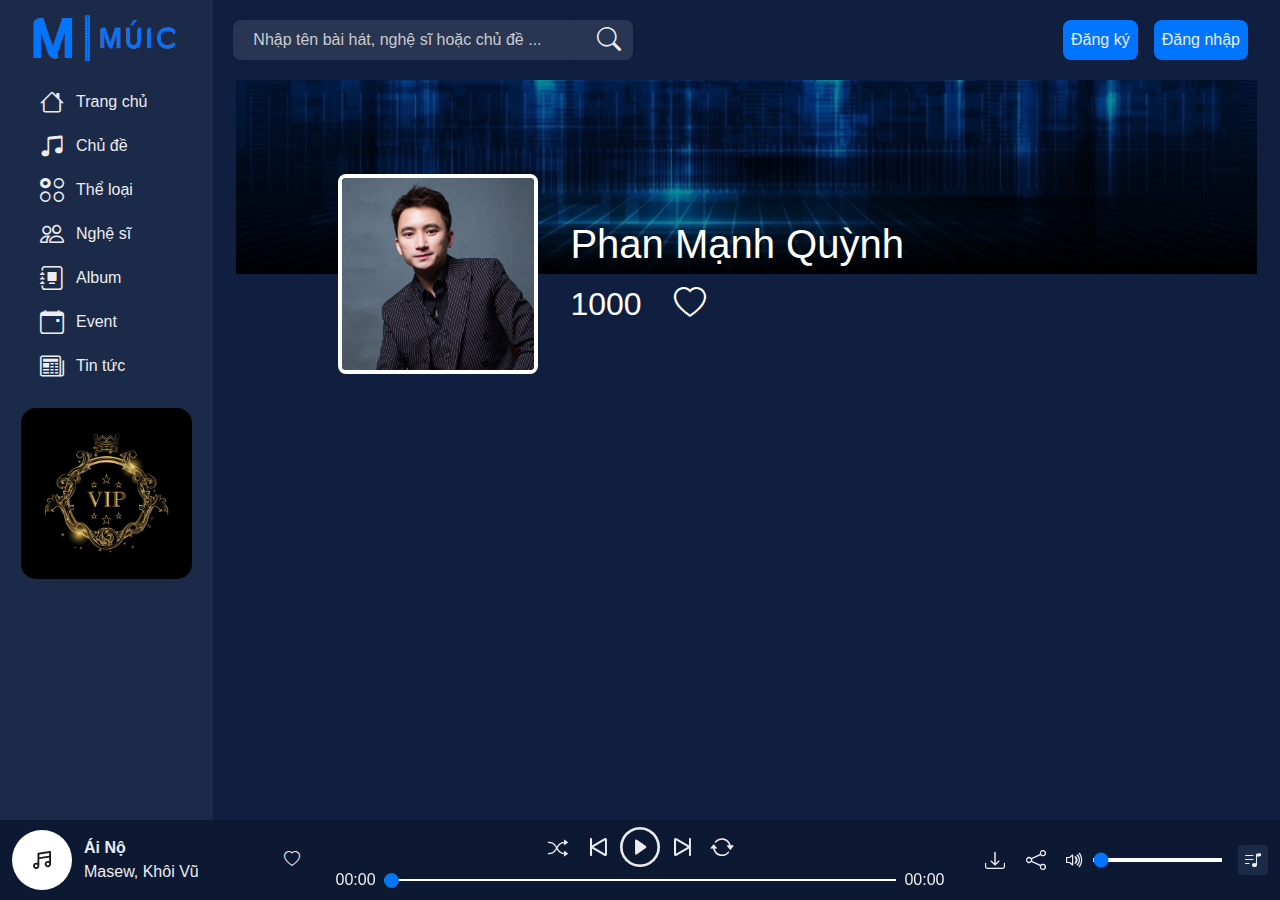
<file: artistsdetail.html>
<!DOCTYPE html>
<html lang="en">

<head>
    <meta charset="UTF-8">
    <meta http-equiv="X-UA-Compatible" content="IE=edge">
    <meta name="viewport" content="width=device-width, initial-scale=1.0">

    <!-- Favicons -->
    <link rel="icon" type="image/png" href="./assets/icon/favicon.ico" sizes="100x100">
    <link rel="apple-touch-icon" href="./assets/icon/favicon.ico">

    <link rel="stylesheet" href="./assets/css/bootstrap/bootstrap.min.css">
    <link rel="stylesheet" href="./assets/css/bootstrap-icons.css">
    <link rel="stylesheet" href="./assets/css/news.css">
    <link rel="stylesheet" href="./assets/css/event.css">
    <link rel="stylesheet" href="./assets/css/sign.css">
    <link rel="stylesheet" href="./assets/css/artdetail.css">
    <link rel="stylesheet" href="./assets/css/main.css">

    <title>Múic - Nghe nhạc cực phê</title>
</head>

<body>

    <aside id="sidebar">
        <div class="sidebar__content">
            <!-- Sidebar logo -->
            <a href="#" class="sidebar__logo">
                <img class="sidebar__logo--big" src="assets/icon/logo.png" alt="">
                <img class="sidebar__logo--small" src="assets/icon/icon.png" alt="">
            </a>
            <!-- End Sidebar logo -->

            <!-- Sidebar nav -->
            <ul class="sidebar__nav">
                <li class="sidebar__nav-item">
                    <a href="#" class="sidebar__nav-link sidebar__nav-link--active">
                        <i class="bi bi-house"></i>
                        <span>Trang chủ</span>
                    </a>
                </li>

                <li class="sidebar__nav-item">
                    <a href="#" class="sidebar__nav-link">
                        <i class="bi bi-music-note-beamed"></i>
                        <span>Chủ đề</span>
                    </a>
                </li>

                <li class="sidebar__nav-item">
                    <a href="#" class="sidebar__nav-link">
                        <i class="bi bi-ui-radios-grid"></i>
                        <span> Thể loại</span>
                    </a>
                </li>


                <li class="sidebar__nav-item">
                    <a href="#" class="sidebar__nav-link">
                        <i class="bi bi-people"></i>
                        <span>Nghệ sĩ</span>
                    </a>
                </li>

                <li class="sidebar__nav-item">
                    <a href="#" class="sidebar__nav-link">
                        <i class="bi bi-journal-album"></i>
                        <span>Album</span>
                    </a>
                </li>

                <li class="sidebar__nav-item">
                    <a href="#" class="sidebar__nav-link">
                        <i class="bi bi-calendar-event"></i>
                        <span>Event</span>
                    </a>
                </li>

                <li class="sidebar__nav-item">
                    <a href="#" class="sidebar__nav-link">
                        <i class="bi bi-newspaper"></i>
                        <span>Tin tức</span>
                    </a>
                </li>
            </ul>
            <!-- End Sidebar nav -->
            <div class="sidebar__vip">
                <img src="./assets/img/vip.jpg" alt="">
            </div>
        </div>
    </aside>

    <header id="header">
        <form action="#" class="header__search">
            <input type="text" placeholder="Nhập tên bài hát, nghệ sĩ hoặc chủ đề ...">
            <button><i class="bi bi-search"></i></button>
        </form>

        <div class="header__actions">

            <div class="header__action--signin">
                <a class="header__action-btn" href="#">
                    <span>Đăng ký</span>
                </a>
            </div>

            <div class="header__action--signin">
                <a class="header__action-btn" href="#">
                    <span>Đăng nhập</span>
                </a>
            </div>

        </div>
    </header>

    <!-- Player -->
    <div id="player">
        <div class="row row--grid">
            <div class="player__info--space col-xl-3 col-lg-3 col-md-3 col-2">
                <div class="player__info">
                    <div class="player__info--track">
                        <img class="cd--thumb" src="./assets/img/music/cover.svg" alt="">
                        <div class="player__track">
                            <span class="player__title"><b>Ái Nộ</b></span>
                            <span class="player__artists">Masew, Khôi Vũ</span>
                        </div>
                    </div>
                    <i class="bi bi-heart"></i>
                </div>
            </div>

            <!-- Player control -->
            <div class="col-xl-6 col-lg-5 col-md-5 col-sm-9 col-10">
                <div class="player__control">
                    <div class="player__control--button">
                        <div class="control--button button--random">
                            <i class="bi bi-shuffle" style="font-size: 20px;"></i>
                        </div>
                        <div class="control--button button--prev">
                            <i class="bi bi-skip-start" style="font-size: 32px;"></i>
                        </div>
                        <div class="control--button button--toggle">
                            <i class="button--play bi bi-play-circle" style="font-size: 40px;"></i>
                            <i class="button--pause bi bi-pause-circle" style="font-size: 40px;"></i>
                        </div>
                        <div class="control--button button--next">
                            <i class="bi bi-skip-end" style="font-size: 32px;"></i>
                        </div>
                        <div class="control--button button--repeat">
                            <i class="bi bi-arrow-repeat" style="font-size: 24px;"></i>
                        </div>
                    </div>

                    <div class="player__control--range">
                        <span class="control--range-time time--left">00:00</span>
                        <input id="range--progress" type="range" value="0" step="1" min="0" max="200">
                        <span class="control--range-time time--right">00:00</span>
                    </div>
                    <audio id="audio" src="" preload="metadata"></audio>
                </div>
            </div>
            <!-- End Player control -->

            <div class="player__feature--space col-xl-3 col-lg-4 col-md-4 col-4">
                <div class="player__feature">
                    <a class="feature--download control--button">
                        <i class="bi bi-download"></i>
                    </a>
                    <div class="control--button">
                        <i class="bi bi-share"></i>
                    </div>
                    <div class="feature--sound">
                        <i class="sound--on bi bi-volume-up"></i>
                        <i class="sound--off removeElement bi bi-volume-mute"></i>
                        <input class="sound--progress" type="range" value="0" step="1" min="0" max="100">
                    </div>
                    <div class="feature--playlist">
                        <i class="bi bi-music-note-list"></i>
                    </div>
                </div>
            </div>

            <div class="player__open--button col-sm-1 col-2">
                <div class="player__feature--open">
                    <div class="feature--open__button">
                        <i class="bi bi-three-dots"></i>
                    </div>
                </div>
            </div>

            <div class="player--mobile col-12">
                <div class="row">
                    <div class="col-12">
                        <div class="player__info">
                            <div class="player__info--track">
                                <img class="cd--thumb" src="./assets/img/music/cover.svg" alt="">
                                <div class="player__track--mobile">
                                    <span class="player__title"><b>Ái Nộ</b></span>
                                    <span class="player__artists">Masew, Khôi Vũ</span>
                                </div>
                            </div>
                            <i class="bi bi-heart"></i>
                        </div>
                    </div>

                    <div class="col-12">
                        <div class="player__feature">
                            <a class="feature--download control--button">
                                <i class="bi bi-download"></i>
                            </a>
                            <div class="control--button">
                                <i class="bi bi-share"></i>
                            </div>
                            <div class="feature--sound">
                                <i class="sound--on bi bi-volume-up"></i>
                                <i class="sound--off removeElement bi bi-volume-mute"></i>
                                <input class="sound--progress" type="range" value="0" step="1" min="0" max="100">
                            </div>
                            <div class="feature--playlist">
                                <i class="bi bi-music-note-list"></i>
                            </div>
                        </div>
                    </div>

                </div>
            </div>
        </div>

    </div>
    <!-- End Player -->

    <!-- Playlist -->
    <div id="playlist">
        <div class="playlist__title">
            <h4>Danh sách phát</h4>
        </div>
        <div class="playlist__playing">
            <p class="playlist__section--title">Đang phát</p class="playlist__section--title">
            <div class="playlist__playing--item">
                <div class="playlist__item playlist__item--active">
                    <div class="playlist__item--info">
                        <img src="./assets/img/music/AiNo.jpg" alt="">
                        <div class="play__track--info">
                            <span><b class="item--name">Ái Nộ</b></span>
                            <span class="item--artists">Masew, Khôi Vũ</span>
                        </div>
                    </div>
                    <i class="bi bi-heart"></i>
                </div>
            </div>
        </div>
        <div class="playlist__next">
            <div class="next--info">
                <div class="playlist--info">
                    <i class="bi bi-disc"></i>
                    <span><b>Playlist: </b></span><a href="">Ngẫu nhiên</a>
                </div>
            </div>
            <div class="next--list">
            </div>
        </div>
    </div>
    <!-- End Playlist -->

    <main id="main">
        <div class="container-fluid">
            <div id="page__artdetail">
                <div class="page__artdetail--bg">
                    <img src="./assets/img/artists/artistsbg.jpg" alt="">
                </div>
                <div class="page__artdetail--img">
                    <div class="page__artdetail--item">
                        <img src="./assets/img/artists/PhanManhQuynh.jpg" alt="">
                        <div class="page__artdetail--info">
                            <h2>Phan Mạnh Quỳnh</h2>
                            <p><span>1000</span>&emsp;<i class="bi bi-heart"></i></p>
                        </div>
                    </div>
                </div>
            </div>

            <!-- Releases -->
            <section id="music" class="row row--grid">

            </section>
            <!-- End Releases -->
        </div>
    </main>

    <script type="text/javascript" src="./assets/js/jquery-3.6.0.min.js"></script>
    <script type="text/javascript" src="./assets/js/bootstrap/bootstrap.bundle.min.js"></script>
    <script type="text/javascript" src="./assets/js/main.js"></script>
    <script type="text/javascript" src="./assets/js/player.js"></script>
</body>

</html>
</file>
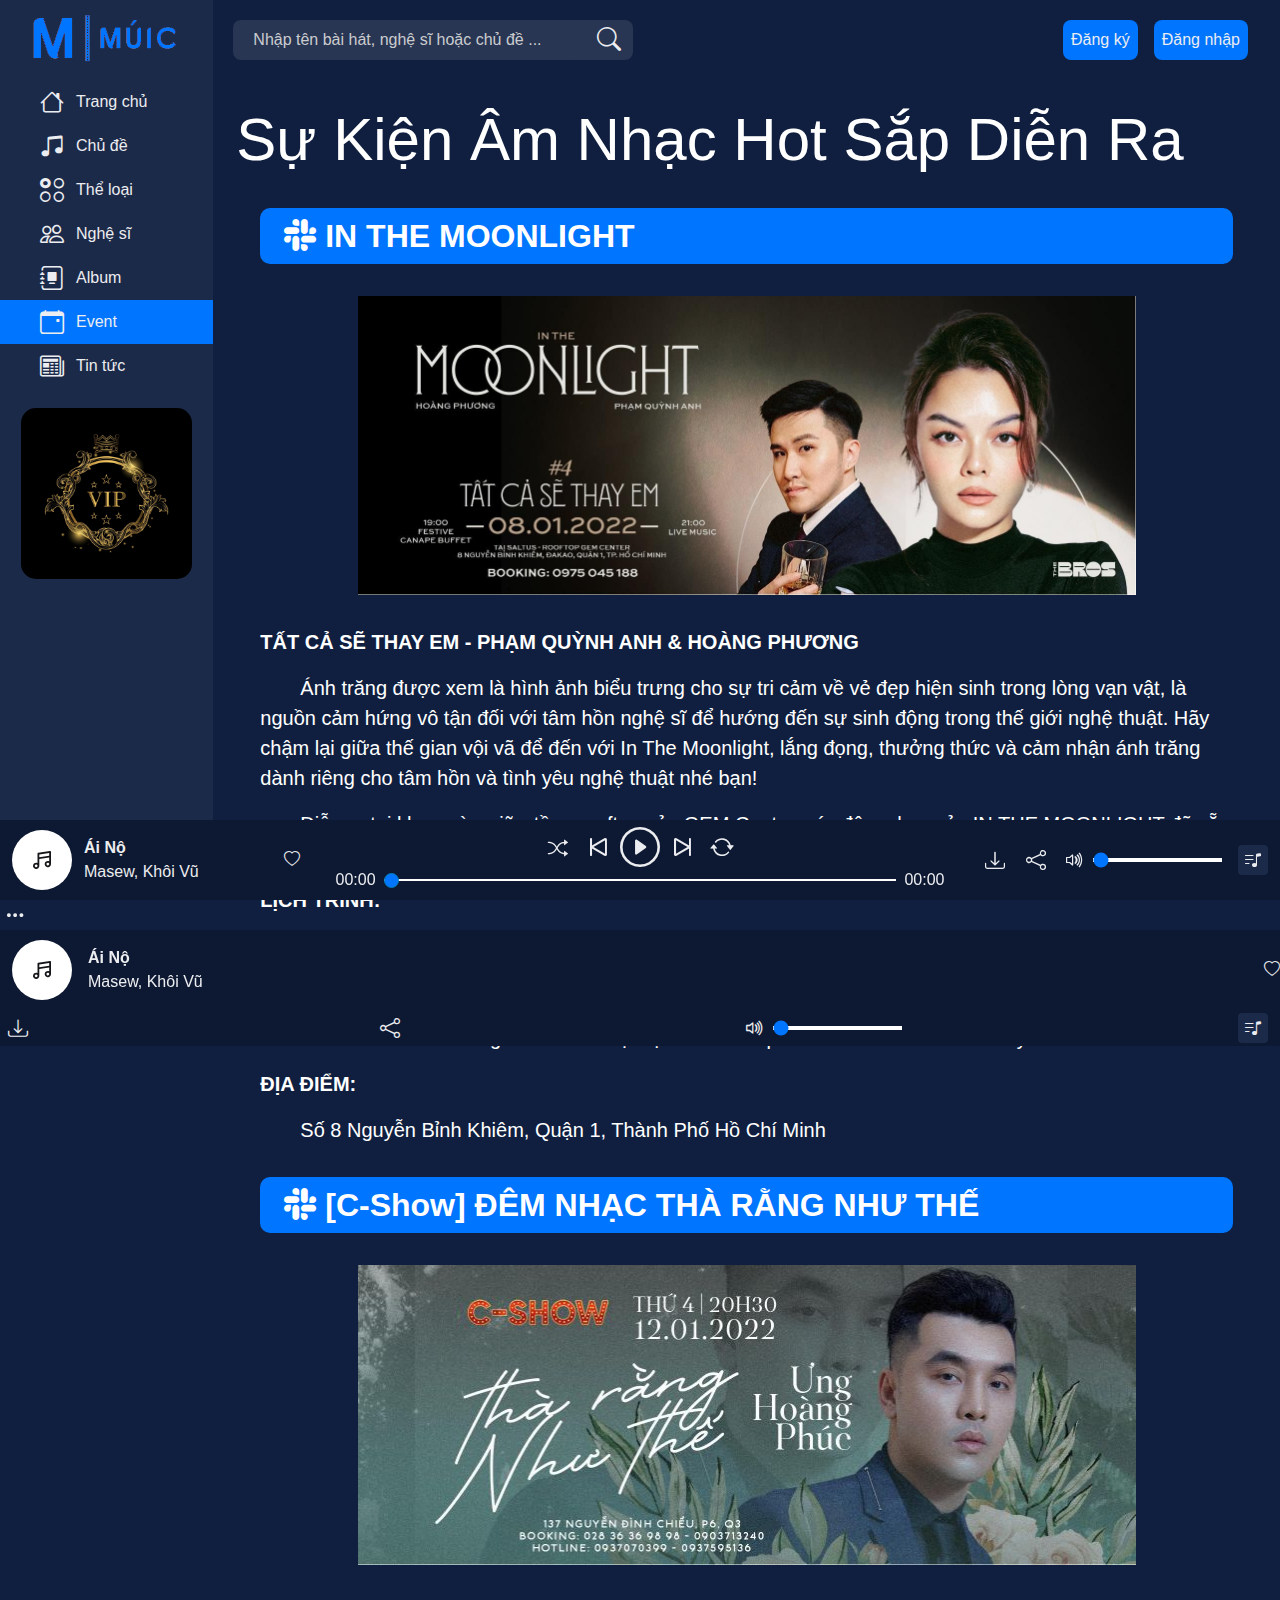
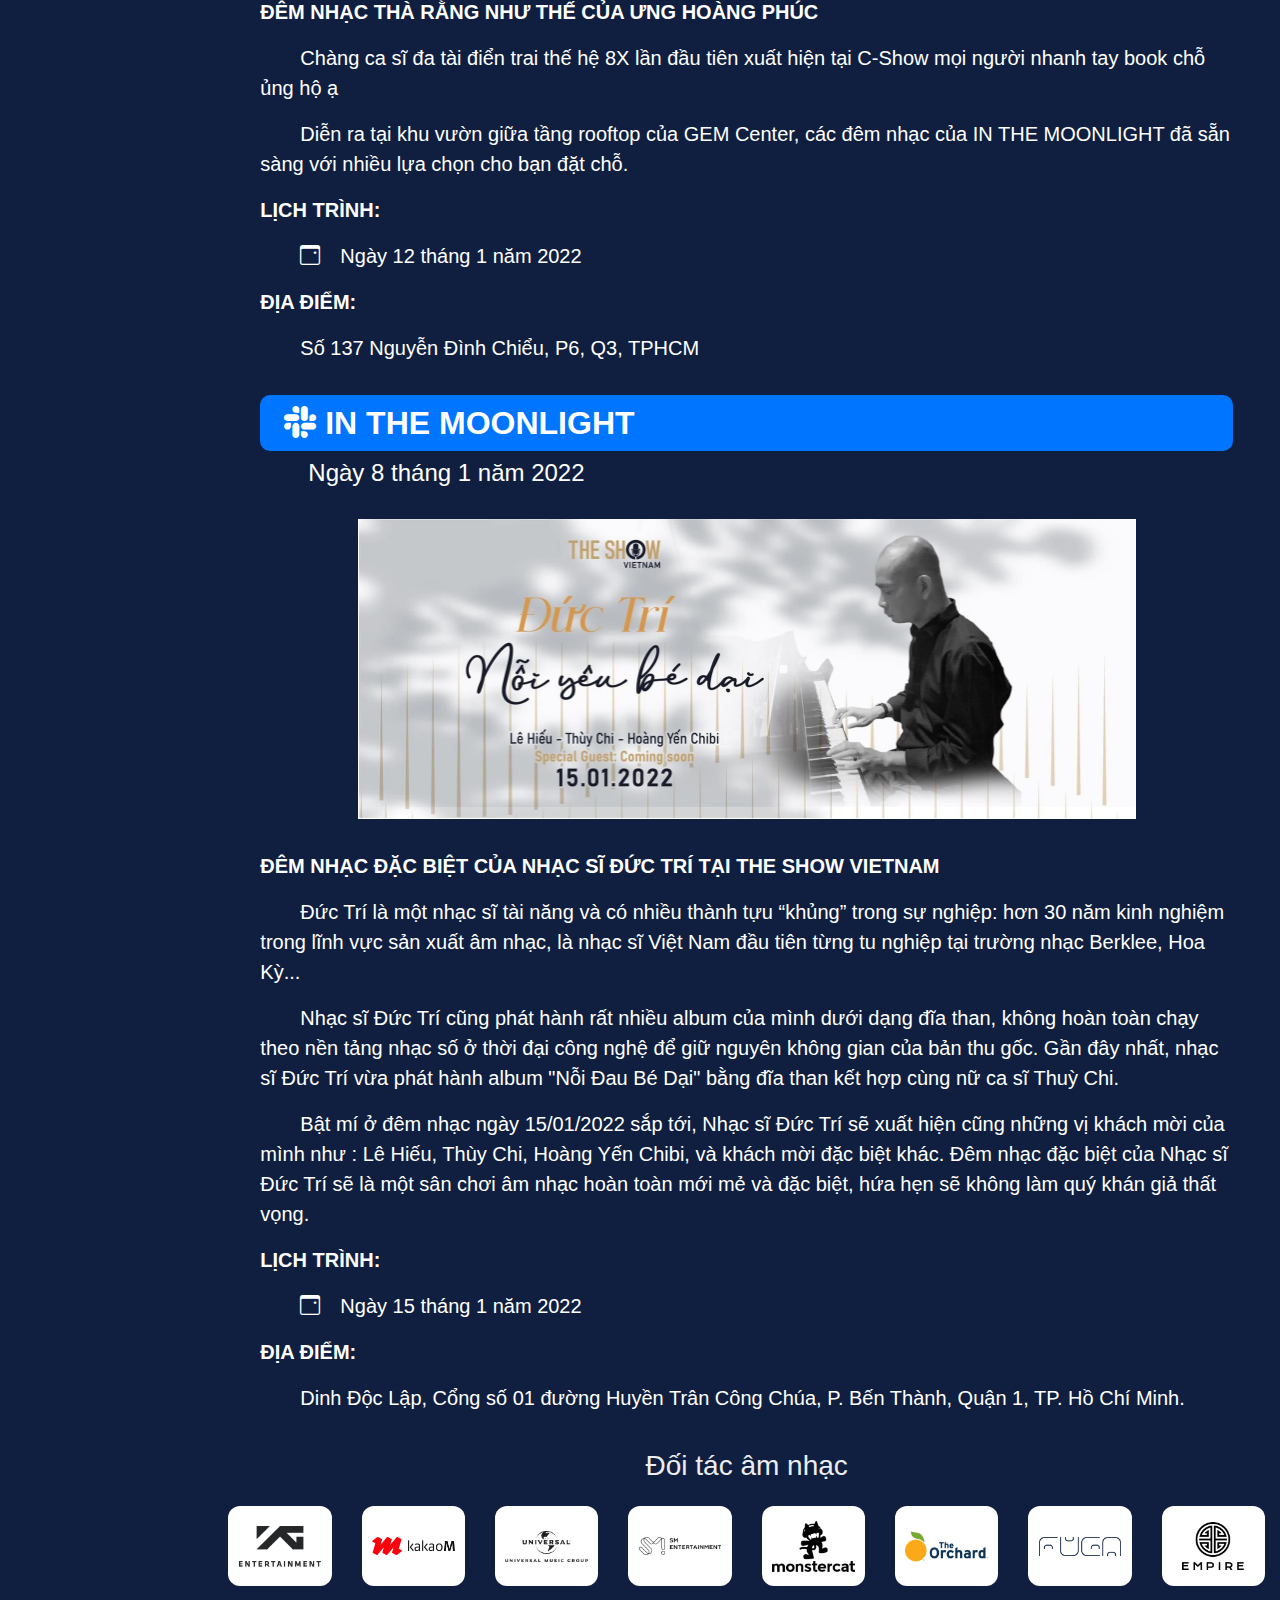
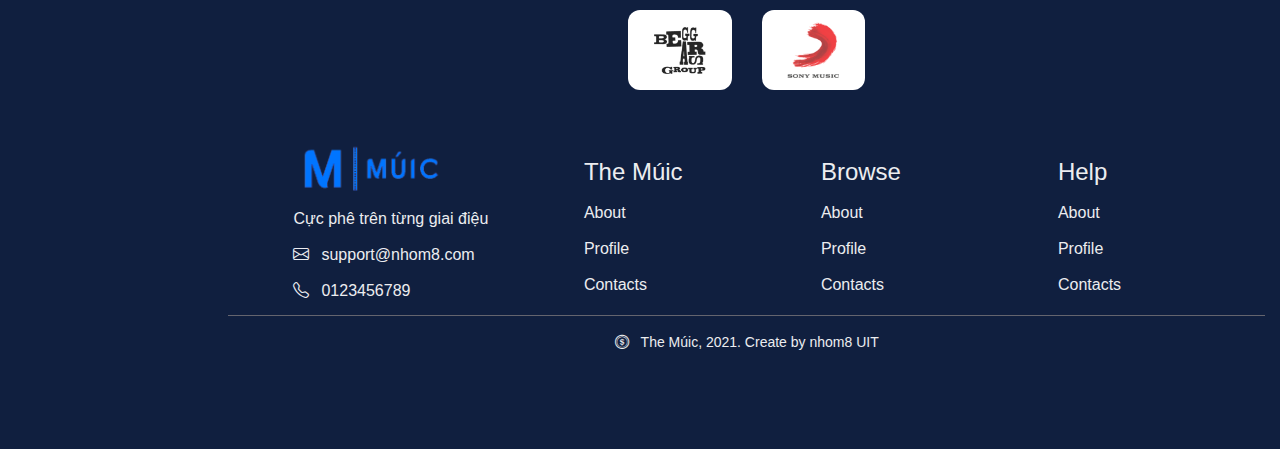
<file: event.html>
<!DOCTYPE html>
<html lang="en">

<head>
    <meta charset="UTF-8">
    <meta http-equiv="X-UA-Compatible" content="IE=edge">
    <meta name="viewport" content="width=device-width, initial-scale=1.0">
    <base href="{{asset('')}}">

    <!-- Favicons -->
    <link rel="icon" type="image/png" href="./assets/icon/favicon.ico" sizes="100x100">
    <link rel="apple-touch-icon" href="./assets/icon/favicon.ico">

    <link rel="stylesheet" href="./assets/css/bootstrap/bootstrap.min.css">
    <link rel="stylesheet" href="./assets/css/bootstrap-icons.css">
    <link rel="stylesheet" href="./assets/css/news.css">
    <link rel="stylesheet" href="./assets/css/event.css">
    <link rel="stylesheet" href="./assets/css/sign.css">
    <link rel="stylesheet" href="./assets/css/artdetail.css">
    <link rel="stylesheet" href="./assets/css/main.css">

    <title>Múic - Nghe nhạc cực phê</title>
</head>

<body>

    <aside id="sidebar">
        <div class="sidebar__content">
            <!-- Sidebar logo -->
            <a href="#" class="sidebar__logo">
                <img class="sidebar__logo--big" src="assets/icon/logo.png" alt="">
                <img class="sidebar__logo--small" src="assets/icon/icon.png" alt="">
            </a>
            <!-- End Sidebar logo -->

            <!-- Sidebar nav -->
            <ul class="sidebar__nav">
                <li class="sidebar__nav-item">
                    <a href="#" class="sidebar__nav-link sidebar__nav-link--active">
                        <i class="bi bi-house"></i>
                        <span>Trang chủ</span>
                    </a>
                </li>

                <li class="sidebar__nav-item">
                    <a href="#" class="sidebar__nav-link">
                        <i class="bi bi-music-note-beamed"></i>
                        <span>Chủ đề</span>
                    </a>
                </li>

                <li class="sidebar__nav-item">
                    <a href="#" class="sidebar__nav-link">
                        <i class="bi bi-ui-radios-grid"></i>
                        <span> Thể loại</span>
                    </a>
                </li>


                <li class="sidebar__nav-item">
                    <a href="#" class="sidebar__nav-link">
                        <i class="bi bi-people"></i>
                        <span>Nghệ sĩ</span>
                    </a>
                </li>

                <li class="sidebar__nav-item">
                    <a href="#" class="sidebar__nav-link">
                        <i class="bi bi-journal-album"></i>
                        <span>Album</span>
                    </a>
                </li>

                <li class="sidebar__nav-item sidebar__nav-item--active">
                    <a href="#" class="sidebar__nav-link">
                        <i class="bi bi-calendar-event"></i>
                        <span>Event</span>
                    </a>
                </li>

                <li class="sidebar__nav-item">
                    <a href="#" class="sidebar__nav-link">
                        <i class="bi bi-newspaper"></i>
                        <span>Tin tức</span>
                    </a>
                </li>
            </ul>
            <!-- End Sidebar nav -->
            <div class="sidebar__vip">
                <img src="./assets/img/vip.jpg" alt="">
            </div>
        </div>
    </aside>
    <header id="header">
        <form action="#" class="header__search">
            <input type="text" placeholder="Nhập tên bài hát, nghệ sĩ hoặc chủ đề ...">
            <button><i class="bi bi-search"></i></button>
        </form>

        <div class="header__actions">

            <div class="header__action--signin">
                <a class="header__action-btn" href="#">
                    <span>Đăng ký</span>
                </a>
            </div>

            <div class="header__action--signin">
                <a class="header__action-btn" href="#">
                    <span>Đăng nhập</span>
                </a>
            </div>

        </div>
    </header>

    <!-- Player -->
    <div id="player">
        <div class="row row--grid">
            <div class="player__info--space col-xl-3 col-lg-3 col-md-3 col-2">
                <div class="player__info">
                    <div class="player__info--track">
                        <img class="cd--thumb" src="./assets/img/music/cover.svg" alt="">
                        <div class="player__track">
                            <span class="player__title"><b>Ái Nộ</b></span>
                            <span class="player__artists">Masew, Khôi Vũ</span>
                        </div>
                    </div>
                    <i class="bi bi-heart"></i>
                </div>
            </div>

            <!-- Player control -->
            <div class="col-xl-6 col-lg-5 col-md-5 col-sm-9 col-10">
                <div class="player__control">
                    <div class="player__control--button">
                        <div class="control--button button--random">
                            <i class="bi bi-shuffle" style="font-size: 20px;"></i>
                        </div>
                        <div class="control--button button--prev">
                            <i class="bi bi-skip-start" style="font-size: 32px;"></i>
                        </div>
                        <div class="control--button button--toggle">
                            <i class="button--play bi bi-play-circle" style="font-size: 40px;"></i>
                            <i class="button--pause bi bi-pause-circle" style="font-size: 40px;"></i>
                        </div>
                        <div class="control--button button--next">
                            <i class="bi bi-skip-end" style="font-size: 32px;"></i>
                        </div>
                        <div class="control--button button--repeat">
                            <i class="bi bi-arrow-repeat" style="font-size: 24px;"></i>
                        </div>
                    </div>

                    <div class="player__control--range">
                        <span class="control--range-time time--left">00:00</span>
                        <input id="range--progress" type="range" value="0" step="1" min="0" max="200">
                        <span class="control--range-time time--right">00:00</span>
                    </div>
                    <audio id="audio" src="" preload="metadata"></audio>
                </div>
            </div>
            <!-- End Player control -->

            <div class="player__feature--space col-xl-3 col-lg-4 col-md-4 col-4">
                <div class="player__feature">
                    <a class="feature--download control--button">
                        <i class="bi bi-download"></i>
                    </a>
                    <div class="control--button">
                        <i class="bi bi-share"></i>
                    </div>
                    <div class="feature--sound">
                        <i class="sound--on bi bi-volume-up"></i>
                        <i class="sound--off removeElement bi bi-volume-mute"></i>
                        <input class="sound--progress" type="range" value="0" step="1" min="0" max="100">
                    </div>
                    <div class="feature--playlist">
                        <i class="bi bi-music-note-list"></i>
                    </div>
                </div>
            </div>

            <div class="player__open--button col-sm-1 col-2">
                <div class="player__feature--open">
                    <div class="feature--open__button">
                        <i class="bi bi-three-dots"></i>
                    </div>
                </div>
            </div>

            <div class="player--mobile col-12">
                <div class="row">
                    <div class="col-12">
                        <div class="player__info">
                            <div class="player__info--track">
                                <img class="cd--thumb" src="./assets/img/music/cover.svg" alt="">
                                <div class="player__track--mobile">
                                    <span class="player__title"><b>Ái Nộ</b></span>
                                    <span class="player__artists">Masew, Khôi Vũ</span>
                                </div>
                            </div>
                            <i class="bi bi-heart"></i>
                        </div>
                    </div>

                    <div class="col-12">
                        <div class="player__feature">
                            <a class="feature--download control--button">
                                <i class="bi bi-download"></i>
                            </a>
                            <div class="control--button">
                                <i class="bi bi-share"></i>
                            </div>
                            <div class="feature--sound">
                                <i class="sound--on bi bi-volume-up"></i>
                                <i class="sound--off removeElement bi bi-volume-mute"></i>
                                <input class="sound--progress" type="range" value="0" step="1" min="0" max="100">
                            </div>
                            <div class="feature--playlist">
                                <i class="bi bi-music-note-list"></i>
                            </div>
                        </div>
                    </div>

                </div>
            </div>
        </div>

    </div>
    <!-- End Player -->

    <!-- Playlist -->
    <div id="playlist">
        <div class="playlist__title">
            <h4>Danh sách phát</h4>
        </div>
        <div class="playlist__playing">
            <p class="playlist__section--title">Đang phát</p class="playlist__section--title">
            <div class="playlist__playing--item">
                <div class="playlist__item playlist__item--active">
                    <div class="playlist__item--info">
                        <img src="./assets/img/music/AiNo.jpg" alt="">
                        <div class="play__track--info">
                            <span><b class="item--name">Ái Nộ</b></span>
                            <span class="item--artists">Masew, Khôi Vũ</span>
                        </div>
                    </div>
                    <i class="bi bi-heart"></i>
                </div>
            </div>
        </div>
        <div class="playlist__next">
            <div class="next--info">
                <div class="playlist--info">
                    <i class="bi bi-disc"></i>
                    <span><b>Playlist: </b></span><a href="">Ngẫu nhiên</a>
                </div>
            </div>
            <div class="next--list">
            </div>
        </div>
    </div>
    <!-- End Playlist -->

    <main id="main">

        <div class="container-fluid">
            <h1>Sự Kiện Âm Nhạc Hot Sắp Diễn Ra</h1>
            <div id="page__event">
                <h2><i class="bi bi-slack"></i> <b>IN THE MOONLIGHT</b></h2>
                <div class="page__event--img">
                    <img src="./assets/img/events/event12.jpg" alt="">
                </div>
                <div class="page__event--info">
                    <p><b>TẤT CẢ SẼ THAY EM - PHẠM QUỲNH ANH & HOÀNG PHƯƠNG</b></p>
                    <p>&emsp;&emsp;Ánh trăng được xem là hình ảnh biểu trưng cho sự tri cảm về vẻ đẹp hiện sinh trong lòng vạn vật, là nguồn cảm hứng vô tận đối với tâm hồn nghệ sĩ để hướng đến sự sinh động trong thế giới nghệ thuật. Hãy chậm lại giữa thế
                        gian vội vã để đến với In The Moonlight, lắng đọng, thưởng thức và cảm nhận ánh trăng dành riêng cho tâm hồn và tình yêu nghệ thuật nhé bạn!</p>
                    <p>&emsp;&emsp;Diễn ra tại khu vườn giữa tầng rooftop của GEM Center, các đêm nhạc của IN THE MOONLIGHT đã sẵn sàng với nhiều lựa chọn cho bạn đặt chỗ.</p>
                    <p><b>LỊCH TRÌNH:</b></p>
                    <p>&emsp;&emsp;<i class="bi bi-calendar3-event"></i>&emsp;Ngày 8 tháng 1 năm 2022</p>
                    <p>&emsp;&emsp;19:00 - 20:45: Dùng tiệc Festive Canape Buffet tại sảnh tiệc Sol</p>
                    <p>&emsp;&emsp;21:00 - 22:30: Thưởng thức đêm nhạc tại Saltus với phần trình diễn của các ca sỹ khách mời.</p>
                    <p><b>ĐỊA ĐIỂM:</b></p>
                    <p>&emsp;&emsp;Số 8 Nguyễn Bỉnh Khiêm, Quận 1, Thành Phố Hồ Chí Minh</p>
                </div>
            </div>
            <div id="page__event">
                <h2><i class="bi bi-slack"></i> <b>[C-Show] ĐÊM NHẠC THÀ RẰNG NHƯ THẾ</b></h2>
                <div class="page__event--img">
                    <img src="./assets/img/events/event22.jpg" alt="">
                </div>
                <div class="page__event--info">
                    <p><b>ĐÊM NHẠC THÀ RẰNG NHƯ THẾ CỦA ƯNG HOÀNG PHÚC </b></p>
                    <p>&emsp;&emsp;Chàng ca sĩ đa tài điển trai thế hệ 8X lần đầu tiên xuất hiện tại C-Show mọi người nhanh tay book chỗ ủng hộ ạ </p>
                    <p>&emsp;&emsp;Diễn ra tại khu vườn giữa tầng rooftop của GEM Center, các đêm nhạc của IN THE MOONLIGHT đã sẵn sàng với nhiều lựa chọn cho bạn đặt chỗ.</p>
                    <p><b>LỊCH TRÌNH:</b></p>
                    <p>&emsp;&emsp;<i class="bi bi-calendar3-event"></i>&emsp;Ngày 12 tháng 1 năm 2022</p>
                    <p><b>ĐỊA ĐIỂM:</b></p>
                    <p>&emsp;&emsp;Số 137 Nguyễn Đình Chiểu, P6, Q3, TPHCM</p>
                </div>
            </div>
            <div id="page__event">
                <h2><i class="bi bi-slack"></i> <b>IN THE MOONLIGHT</b></h2>
                <h4>&emsp;&emsp;Ngày 8 tháng 1 năm 2022</h4>
                <div class="page__event--img">
                    <img src="./assets/img/events/event32.jpg" alt="">
                </div>
                <div class="page__event--info">
                    <p><b>ĐÊM NHẠC ĐẶC BIỆT CỦA NHẠC SĨ ĐỨC TRÍ TẠI THE SHOW VIETNAM </b></p>
                    <p>&emsp;&emsp;Đức Trí là một nhạc sĩ tài năng và có nhiều thành tựu “khủng” trong sự nghiệp: hơn 30 năm kinh nghiệm trong lĩnh vực sản xuất âm nhạc, là nhạc sĩ Việt Nam đầu tiên từng tu nghiệp tại trường nhạc Berklee, Hoa Kỳ...</p>
                    <p>&emsp;&emsp;Nhạc sĩ Đức Trí cũng phát hành rất nhiều album của mình dưới dạng đĩa than, không hoàn toàn chạy theo nền tảng nhạc số ở thời đại công nghệ để giữ nguyên không gian của bản thu gốc. Gần đây nhất, nhạc sĩ Đức Trí vừa phát
                        hành album "Nỗi Đau Bé Dại" bằng đĩa than kết hợp cùng nữ ca sĩ Thuỳ Chi.</p>
                    <p>&emsp;&emsp;Bật mí ở đêm nhạc ngày 15/01/2022 sắp tới, Nhạc sĩ Đức Trí sẽ xuất hiện cũng những vị khách mời của mình như : Lê Hiếu, Thùy Chi, Hoàng Yến Chibi, và khách mời đặc biệt khác. Đêm nhạc đặc biệt của Nhạc sĩ Đức Trí sẽ là
                        một sân chơi âm nhạc hoàn toàn mới mẻ và đặc biệt, hứa hẹn sẽ không làm quý khán giả thất vọng.</p>
                    <p><b>LỊCH TRÌNH:</b></p>
                    <p>&emsp;&emsp;<i class="bi bi-calendar3-event"></i>&emsp;Ngày 15 tháng 1 năm 2022</p>
                    <p><b>ĐỊA ĐIỂM:</b></p>
                    <p>&emsp;&emsp;Dinh Độc Lập, Cổng số 01 đường Huyền Trân Công Chúa, P. Bến Thành, Quận 1, TP. Hồ Chí Minh.</p>
                </div>
            </div>
        </div>
    </main>
    <footer id="footer">
        <div class="container-fluid">
            <!-- Partner -->
            <div id="partner" class="row row--grid">
                <div class="col-12">
                    <div class="partner__title">
                        <h3>Đối tác âm nhạc</h3>
                    </div>
                </div>

                <div class="col-12">
                    <div class="row row--grid">
                        <div class="col-6">
                            <div class="partner__list partner__list--left row">
                                <div class="col-xl-3 col-lg-4 col-sm-6 col-6">
                                    <div class="partner__item">
                                        <img src="./assets/img/brand/brand1.png" alt="">
                                    </div>
                                </div>
                                <div class="col-xl-3 col-lg-4 col-sm-6 col-6">
                                    <div class="partner__item">
                                        <img src="./assets/img/brand/brand2.png" alt="">
                                    </div>
                                </div>
                                <div class="col-xl-3 col-lg-4 col-sm-6 col-6">
                                    <div class="partner__item">
                                        <img src="./assets/img/brand/brand3.png" alt="">
                                    </div>
                                </div>
                                <div class="col-xl-3 col-lg-4 col-sm-6 col-6">
                                    <div class="partner__item">
                                        <img src="./assets/img/brand/brand4.png" alt="">
                                    </div>
                                </div>
                                <div class="col-xl-3 col-lg-4 col-sm-6 col-6">
                                    <div class="partner__item">
                                        <img src="./assets/img/brand/brand5.png" alt="" style="width: 50%;">
                                    </div>
                                </div>
                            </div>
                        </div>
                        <div class="col-6">
                            <div class="partner__list partner__list--right row">
                                <div class="col-xl-3 col-lg-4 col-sm-6 col-6">
                                    <div class="partner__item">
                                        <img src="./assets/img/brand/brand6.png" alt="">
                                    </div>
                                </div>
                                <div class="col-xl-3 col-lg-4 col-sm-6 col-6">
                                    <div class="partner__item">
                                        <img src="./assets/img/brand/brand7.png" alt="">
                                    </div>
                                </div>
                                <div class="col-xl-3 col-lg-4 col-sm-6 col-6">
                                    <div class="partner__item">
                                        <img src="./assets/img/brand/brand8.png" alt="">
                                    </div>
                                </div>
                                <div class="col-xl-3 col-lg-4 col-sm-6 col-6">
                                    <div class="partner__item">
                                        <img src="./assets/img/brand/brand9.png" alt="" style="width: 60%;">
                                    </div>
                                </div>
                                <div class="col-xl-3 col-lg-4 col-sm-6 col-6">
                                    <div class="partner__item">
                                        <img src="./assets/img/brand/brand10.png" alt="" style="width: 50%;">
                                    </div>
                                </div>
                            </div>
                        </div>
                    </div>
                </div>
            </div>
            <!-- End Partner -->

            <div class="row row--grid">
                <div class="col-xl-4 col-md-4 col-12">
                    <div class="footer__brand">
                        <a href="" class="brand--icon">
                            <img src="./assets/icon/logo.png" alt="">
                        </a>
                        <div class="brand--info">
                            <span>Cực phê trên từng giai điệu</span>
                            <a href="" class="brand--mail">
                                <i class="bi bi-envelope"></i>
                                <p>support@nhom8.com</p>
                            </a>
                            <a href="" class="brand--phone">
                                <i class="bi bi-telephone"></i>
                                <p>0123456789</p>
                            </a>
                        </div>
                    </div>
                </div>

                <div class="col-xl-8 col-md-8 col-12">
                    <div class="row row--grid">
                        <div class="col-4">
                            <div class="footer__more">
                                <h4>The Múic</h4>
                                <a href="">About</a>
                                <a href="">Profile</a>
                                <a href="">Contacts</a>
                            </div>
                        </div>
                        <div class="col-4">
                            <div class="footer__more">
                                <h4>Browse</h4>
                                <a href="">About</a>
                                <a href="">Profile</a>
                                <a href="">Contacts</a>
                            </div>
                        </div>
                        <div class="col-4">
                            <div class="footer__more">
                                <h4>Help</h4>
                                <a href="">About</a>
                                <a href="">Profile</a>
                                <a href="">Contacts</a>
                            </div>
                        </div>
                    </div>
                </div>
            </div>

            <div class="row row--grid">
                <div class="col-12">
                    <div class="footer__copyright">
                        <i class="bi bi-coin"></i>
                        <p>The Múic, 2021. Create by nhom8 UIT</p>
                    </div>
                </div>
            </div>
        </div>
    </footer>

    <script type="text/javascript" src="./assets/js/jquery-3.6.0.min.js"></script>
    <script type="text/javascript" src="./assets/js/bootstrap/bootstrap.bundle.min.js"></script>
    <script type="text/javascript" src="./assets/js/main.js"></script>
    <script type="text/javascript" src="./assets/js/player.js"></script>
</body>

</html>
</file>
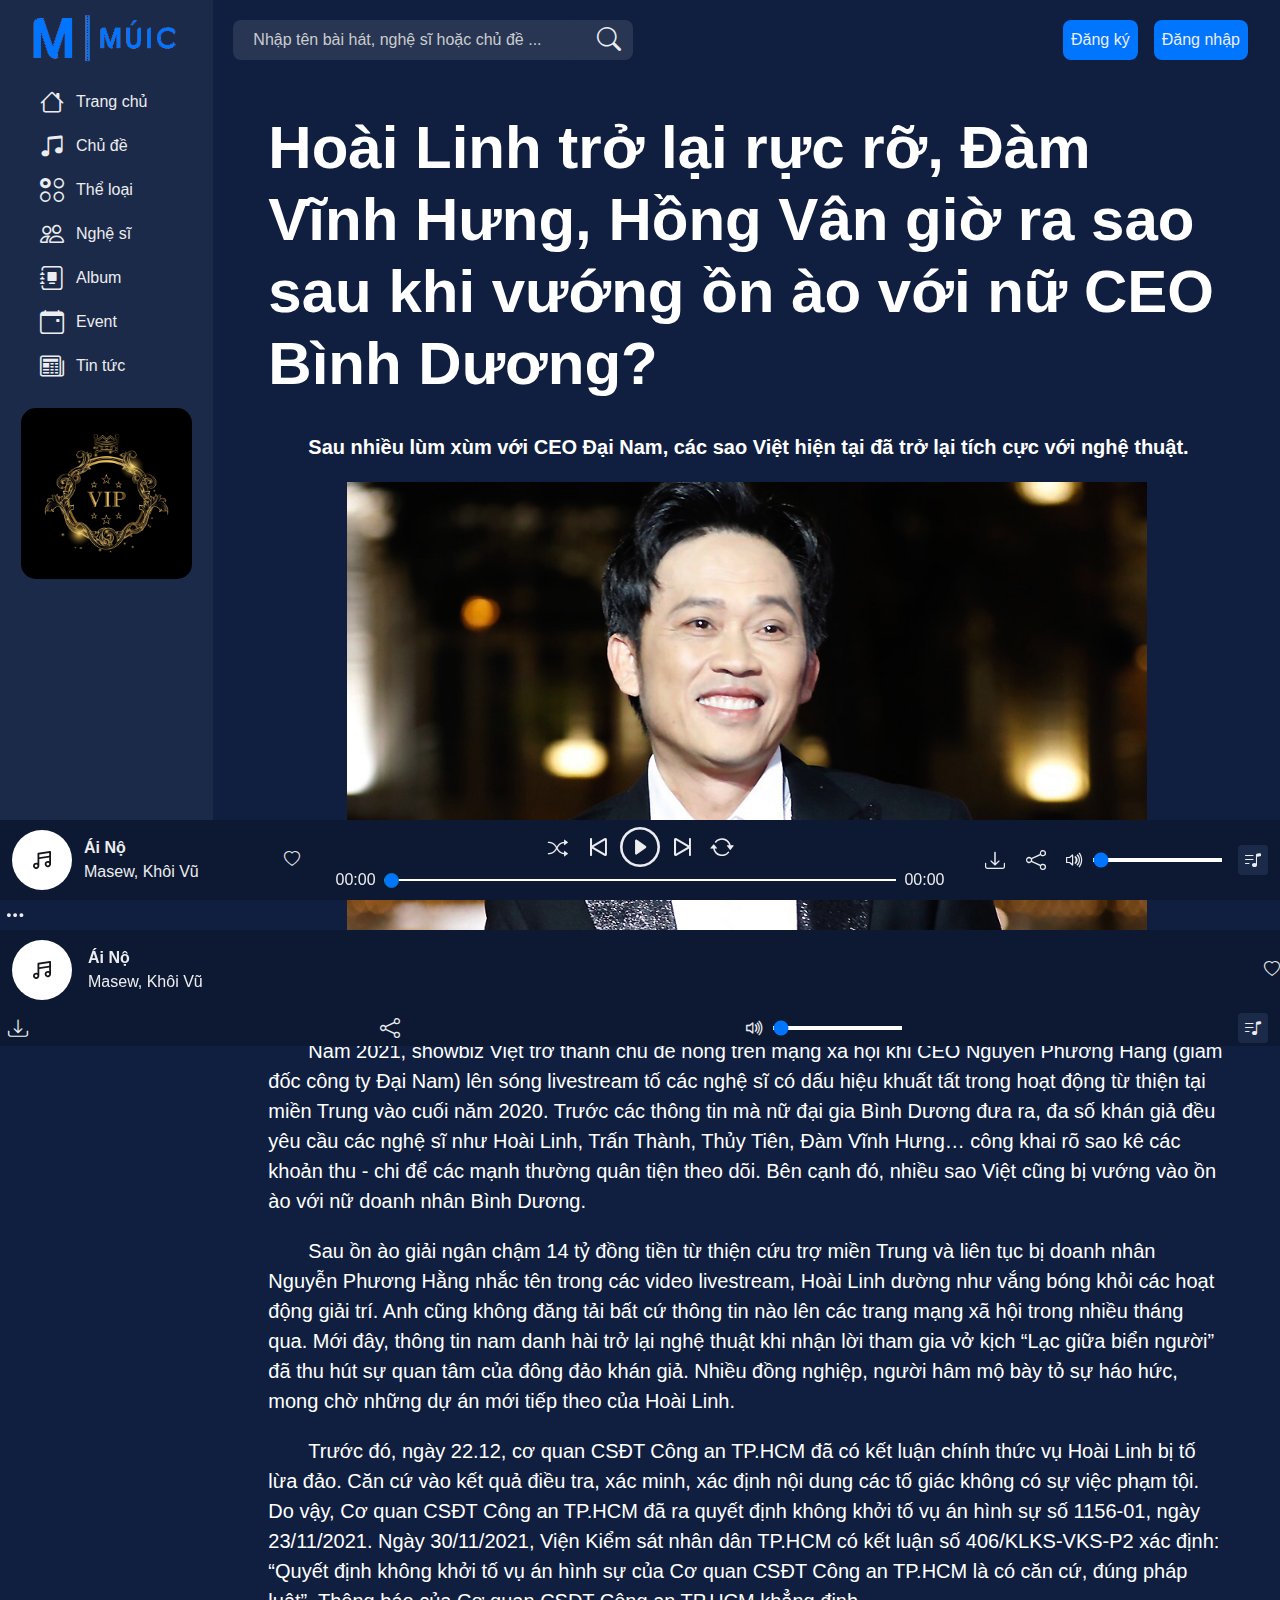
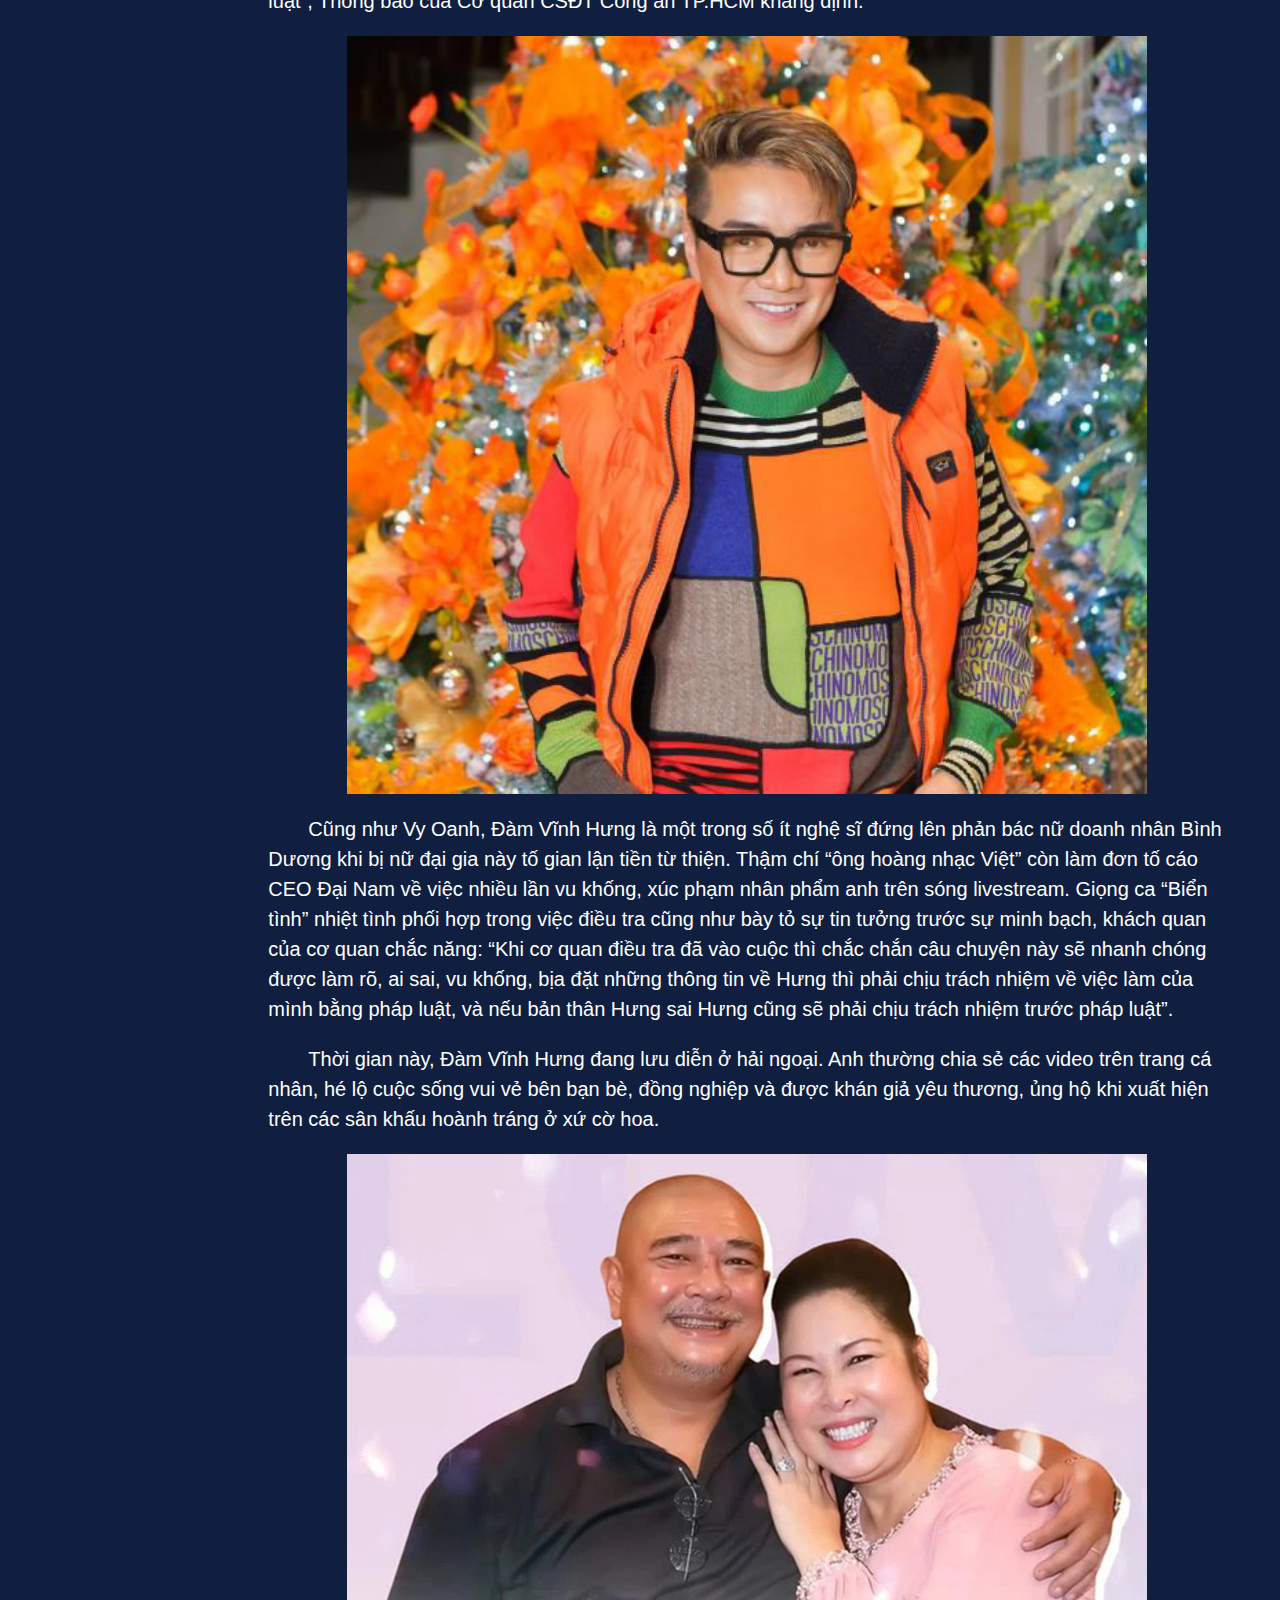
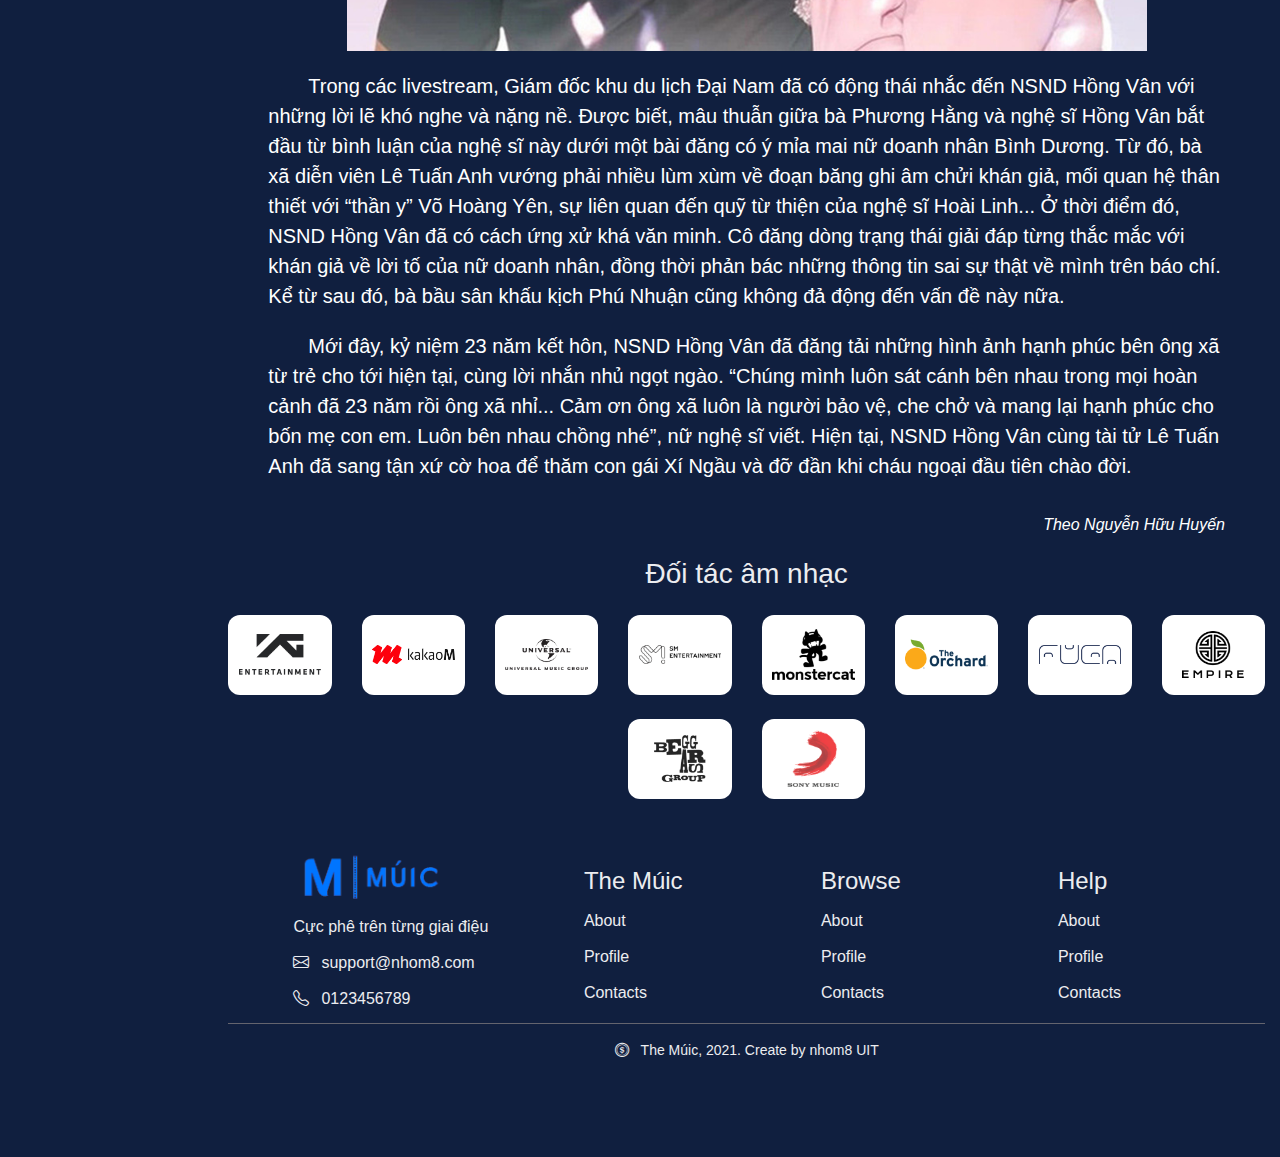
<file: news1.html>
<!DOCTYPE html>
<html lang="en">

<head>
    <meta charset="UTF-8">
    <meta http-equiv="X-UA-Compatible" content="IE=edge">
    <meta name="viewport" content="width=device-width, initial-scale=1.0">

    <!-- Favicons -->
    <link rel="icon" type="image/png" href="./assets/icon/favicon.ico" sizes="100x100">
    <link rel="apple-touch-icon" href="./assets/icon/favicon.ico">

    <link rel="stylesheet" href="./assets/css/bootstrap/bootstrap.min.css">
    <link rel="stylesheet" href="./assets/css/bootstrap-icons.css">
    <link rel="stylesheet" href="./assets/css/news.css">
    <link rel="stylesheet" href="./assets/css/event.css">
    <link rel="stylesheet" href="./assets/css/sign.css">
    <link rel="stylesheet" href="./assets/css/artdetail.css">
    <link rel="stylesheet" href="./assets/css/main.css">

    <title>Múic - Nghe nhạc cực phê</title>
</head>

<body>


    <aside id="sidebar">
        <div class="sidebar__content">
            <!-- Sidebar logo -->
            <a href="#" class="sidebar__logo">
                <img class="sidebar__logo--big" src="assets/icon/logo.png" alt="">
                <img class="sidebar__logo--small" src="assets/icon/icon.png" alt="">
            </a>
            <!-- End Sidebar logo -->

            <!-- Sidebar nav -->
            <ul class="sidebar__nav">
                <li class="sidebar__nav-item">
                    <a href="#" class="sidebar__nav-link sidebar__nav-link--active">
                        <i class="bi bi-house"></i>
                        <span>Trang chủ</span>
                    </a>
                </li>

                <li class="sidebar__nav-item">
                    <a href="#" class="sidebar__nav-link">
                        <i class="bi bi-music-note-beamed"></i>
                        <span>Chủ đề</span>
                    </a>
                </li>

                <li class="sidebar__nav-item">
                    <a href="#" class="sidebar__nav-link">
                        <i class="bi bi-ui-radios-grid"></i>
                        <span> Thể loại</span>
                    </a>
                </li>


                <li class="sidebar__nav-item">
                    <a href="#" class="sidebar__nav-link">
                        <i class="bi bi-people"></i>
                        <span>Nghệ sĩ</span>
                    </a>
                </li>

                <li class="sidebar__nav-item">
                    <a href="#" class="sidebar__nav-link">
                        <i class="bi bi-journal-album"></i>
                        <span>Album</span>
                    </a>
                </li>

                <li class="sidebar__nav-item">
                    <a href="#" class="sidebar__nav-link">
                        <i class="bi bi-calendar-event"></i>
                        <span>Event</span>
                    </a>
                </li>

                <li class="sidebar__nav-item">
                    <a href="#" class="sidebar__nav-link">
                        <i class="bi bi-newspaper"></i>
                        <span>Tin tức</span>
                    </a>
                </li>
            </ul>
            <!-- End Sidebar nav -->
            <div class="sidebar__vip">
                <img src="./assets/img/vip.jpg" alt="">
            </div>
        </div>
    </aside>

    <header id="header">
        <form action="#" class="header__search">
            <input type="text" placeholder="Nhập tên bài hát, nghệ sĩ hoặc chủ đề ...">
            <button><i class="bi bi-search"></i></button>
        </form>

        <div class="header__actions">

            <div class="header__action--signin">
                <a class="header__action-btn" href="#">
                    <span>Đăng ký</span>
                </a>
            </div>

            <div class="header__action--signin">
                <a class="header__action-btn" href="#">
                    <span>Đăng nhập</span>
                </a>
            </div>

        </div>
    </header>


    <!-- Player -->
    <div id="player">
        <div class="row row--grid">
            <div class="player__info--space col-xl-3 col-lg-3 col-md-3 col-2">
                <div class="player__info">
                    <div class="player__info--track">
                        <img class="cd--thumb" src="./assets/img/music/cover.svg" alt="">
                        <div class="player__track">
                            <span class="player__title"><b>Ái Nộ</b></span>
                            <span class="player__artists">Masew, Khôi Vũ</span>
                        </div>
                    </div>
                    <i class="bi bi-heart"></i>
                </div>
            </div>

            <!-- Player control -->
            <div class="col-xl-6 col-lg-5 col-md-5 col-sm-9 col-10">
                <div class="player__control">
                    <div class="player__control--button">
                        <div class="control--button button--random">
                            <i class="bi bi-shuffle" style="font-size: 20px;"></i>
                        </div>
                        <div class="control--button button--prev">
                            <i class="bi bi-skip-start" style="font-size: 32px;"></i>
                        </div>
                        <div class="control--button button--toggle">
                            <i class="button--play bi bi-play-circle" style="font-size: 40px;"></i>
                            <i class="button--pause bi bi-pause-circle" style="font-size: 40px;"></i>
                        </div>
                        <div class="control--button button--next">
                            <i class="bi bi-skip-end" style="font-size: 32px;"></i>
                        </div>
                        <div class="control--button button--repeat">
                            <i class="bi bi-arrow-repeat" style="font-size: 24px;"></i>
                        </div>
                    </div>

                    <div class="player__control--range">
                        <span class="control--range-time time--left">00:00</span>
                        <input id="range--progress" type="range" value="0" step="1" min="0" max="200">
                        <span class="control--range-time time--right">00:00</span>
                    </div>
                    <audio id="audio" src="" preload="metadata"></audio>
                </div>
            </div>
            <!-- End Player control -->

            <div class="player__feature--space col-xl-3 col-lg-4 col-md-4 col-4">
                <div class="player__feature">
                    <a class="feature--download control--button">
                        <i class="bi bi-download"></i>
                    </a>
                    <div class="control--button">
                        <i class="bi bi-share"></i>
                    </div>
                    <div class="feature--sound">
                        <i class="sound--on bi bi-volume-up"></i>
                        <i class="sound--off removeElement bi bi-volume-mute"></i>
                        <input class="sound--progress" type="range" value="0" step="1" min="0" max="100">
                    </div>
                    <div class="feature--playlist">
                        <i class="bi bi-music-note-list"></i>
                    </div>
                </div>
            </div>

            <div class="player__open--button col-sm-1 col-2">
                <div class="player__feature--open">
                    <div class="feature--open__button">
                        <i class="bi bi-three-dots"></i>
                    </div>
                </div>
            </div>

            <div class="player--mobile col-12">
                <div class="row">
                    <div class="col-12">
                        <div class="player__info">
                            <div class="player__info--track">
                                <img class="cd--thumb" src="./assets/img/music/cover.svg" alt="">
                                <div class="player__track--mobile">
                                    <span class="player__title"><b>Ái Nộ</b></span>
                                    <span class="player__artists">Masew, Khôi Vũ</span>
                                </div>
                            </div>
                            <i class="bi bi-heart"></i>
                        </div>
                    </div>

                    <div class="col-12">
                        <div class="player__feature">
                            <a class="feature--download control--button">
                                <i class="bi bi-download"></i>
                            </a>
                            <div class="control--button">
                                <i class="bi bi-share"></i>
                            </div>
                            <div class="feature--sound">
                                <i class="sound--on bi bi-volume-up"></i>
                                <i class="sound--off removeElement bi bi-volume-mute"></i>
                                <input class="sound--progress" type="range" value="0" step="1" min="0" max="100">
                            </div>
                            <div class="feature--playlist">
                                <i class="bi bi-music-note-list"></i>
                            </div>
                        </div>
                    </div>

                </div>
            </div>
        </div>

    </div>
    <!-- End Player -->

    <!-- Playlist -->
    <div id="playlist">
        <div class="playlist__title">
            <h4>Danh sách phát</h4>
        </div>
        <div class="playlist__playing">
            <p class="playlist__section--title">Đang phát</p class="playlist__section--title">
            <div class="playlist__playing--item">
                <div class="playlist__item playlist__item--active">
                    <div class="playlist__item--info">
                        <img src="./assets/img/music/AiNo.jpg" alt="">
                        <div class="play__track--info">
                            <span><b class="item--name">Ái Nộ</b></span>
                            <span class="item--artists">Masew, Khôi Vũ</span>
                        </div>
                    </div>
                    <i class="bi bi-heart"></i>
                </div>
            </div>
        </div>
        <div class="playlist__next">
            <div class="next--info">
                <div class="playlist--info">
                    <i class="bi bi-disc"></i>
                    <span><b>Playlist: </b></span><a href="">Ngẫu nhiên</a>
                </div>
            </div>
            <div class="next--list">
            </div>
        </div>
    </div>
    <!-- End Playlist -->



    <main id="main">
        <div class="container-fluid">
            <div class="" id="page__news">
                <h1>Hoài Linh trở lại rực rỡ, Đàm Vĩnh Hưng, Hồng Vân giờ ra sao sau khi vướng ồn ào với nữ CEO Bình Dương?</h1>
                <p><b>&emsp;&emsp;Sau nhiều lùm xùm với CEO Đại Nam, các sao Việt hiện tại đã trở lại tích cực với nghệ thuật.</b></p>
                <img src="./assets/img/news/news1.jpg" alt="">
                <p>&emsp;&emsp;Năm 2021, showbiz Việt trở thành chủ đề nóng trên mạng xã hội khi CEO Nguyễn Phương Hằng (giám đốc công ty Đại Nam) lên sóng livestream tố các nghệ sĩ có dấu hiệu khuất tất trong hoạt động từ thiện tại miền Trung vào cuối năm
                    2020. Trước các thông tin mà nữ đại gia Bình Dương đưa ra, đa số khán giả đều yêu cầu các nghệ sĩ như Hoài Linh, Trấn Thành, Thủy Tiên, Đàm Vĩnh Hưng… công khai rõ sao kê các khoản thu - chi để các mạnh thường quân tiện theo dõi. Bên
                    cạnh đó, nhiều sao Việt cũng bị vướng vào ồn ào với nữ doanh nhân Bình Dương.</p>
                <p>&emsp;&emsp;Sau ồn ào giải ngân chậm 14 tỷ đồng tiền từ thiện cứu trợ miền Trung và liên tục bị doanh nhân Nguyễn Phương Hằng nhắc tên trong các video livestream, Hoài Linh dường như vắng bóng khỏi các hoạt động giải trí. Anh cũng không
                    đăng tải bất cứ thông tin nào lên các trang mạng xã hội trong nhiều tháng qua. Mới đây, thông tin nam danh hài trở lại nghệ thuật khi nhận lời tham gia vở kịch “Lạc giữa biển người” đã thu hút sự quan tâm của đông đảo khán giả. Nhiều
                    đồng nghiệp, người hâm mộ bày tỏ sự háo hức, mong chờ những dự án mới tiếp theo của Hoài Linh.</p>
                <p>&emsp;&emsp;Trước đó, ngày 22.12, cơ quan CSĐT Công an TP.HCM đã có kết luận chính thức vụ Hoài Linh bị tố lừa đảo. Căn cứ vào kết quả điều tra, xác minh, xác định nội dung các tố giác không có sự việc phạm tội. Do vậy, Cơ quan CSĐT Công
                    an TP.HCM đã ra quyết định không khởi tố vụ án hình sự số 1156-01, ngày 23/11/2021. Ngày 30/11/2021, Viện Kiểm sát nhân dân TP.HCM có kết luận số 406/KLKS-VKS-P2 xác định: “Quyết định không khởi tố vụ án hình sự của Cơ quan CSĐT Công
                    an TP.HCM là có căn cứ, đúng pháp luật”, Thông báo của Cơ quan CSĐT Công an TP.HCM khẳng định.</p>
                <img src="./assets/img/news/news12.jpg" alt="">
                <p>&emsp;&emsp;Cũng như Vy Oanh, Đàm Vĩnh Hưng là một trong số ít nghệ sĩ đứng lên phản bác nữ doanh nhân Bình Dương khi bị nữ đại gia này tố gian lận tiền từ thiện. Thậm chí “ông hoàng nhạc Việt” còn làm đơn tố cáo CEO Đại Nam về việc nhiều
                    lần vu khống, xúc phạm nhân phẩm anh trên sóng livestream. Giọng ca “Biển tình” nhiệt tình phối hợp trong việc điều tra cũng như bày tỏ sự tin tưởng trước sự minh bạch, khách quan của cơ quan chắc năng: “Khi cơ quan điều tra đã vào
                    cuộc thì chắc chắn câu chuyện này sẽ nhanh chóng được làm rõ, ai sai, vu khống, bịa đặt những thông tin về Hưng thì phải chịu trách nhiệm về việc làm của mình bằng pháp luật, và nếu bản thân Hưng sai Hưng cũng sẽ phải chịu trách nhiệm
                    trước pháp luật”.</p>
                <p>&emsp;&emsp;Thời gian này, Đàm Vĩnh Hưng đang lưu diễn ở hải ngoại. Anh thường chia sẻ các video trên trang cá nhân, hé lộ cuộc sống vui vẻ bên bạn bè, đồng nghiệp và được khán giả yêu thương, ủng hộ khi xuất hiện trên các sân khấu hoành
                    tráng ở xứ cờ hoa.</p>
                <img src="./assets/img/news/news13.jpg" alt="">
                <p>&emsp;&emsp;Trong các livestream, Giám đốc khu du lịch Đại Nam đã có động thái nhắc đến NSND Hồng Vân với những lời lẽ khó nghe và nặng nề. Được biết, mâu thuẫn giữa bà Phương Hằng và nghệ sĩ Hồng Vân bắt đầu từ bình luận của nghệ sĩ này
                    dưới một bài đăng có ý mỉa mai nữ doanh nhân Bình Dương. Từ đó, bà xã diễn viên Lê Tuấn Anh vướng phải nhiều lùm xùm về đoạn băng ghi âm chửi khán giả, mối quan hệ thân thiết với “thần y” Võ Hoàng Yên, sự liên quan đến quỹ từ thiện
                    của nghệ sĩ Hoài Linh... Ở thời điểm đó, NSND Hồng Vân đã có cách ứng xử khá văn minh. Cô đăng dòng trạng thái giải đáp từng thắc mắc với khán giả về lời tố của nữ doanh nhân, đồng thời phản bác những thông tin sai sự thật về mình
                    trên báo chí. Kể từ sau đó, bà bầu sân khấu kịch Phú Nhuận cũng không đả động đến vấn đề này nữa.</p>
                <p>&emsp;&emsp;Mới đây, kỷ niệm 23 năm kết hôn, NSND Hồng Vân đã đăng tải những hình ảnh hạnh phúc bên ông xã từ trẻ cho tới hiện tại, cùng lời nhắn nhủ ngọt ngào. “Chúng mình luôn sát cánh bên nhau trong mọi hoàn cảnh đã 23 năm rồi ông xã
                    nhỉ... Cảm ơn ông xã luôn là người bảo vệ, che chở và mang lại hạnh phúc cho bốn mẹ con em. Luôn bên nhau chồng nhé”, nữ nghệ sĩ viết. Hiện tại, NSND Hồng Vân cùng tài tử Lê Tuấn Anh đã sang tận xứ cờ hoa để thăm con gái Xí Ngầu và
                    đỡ đần khi cháu ngoại đầu tiên chào đời.</p>

                <span>Theo Nguyễn Hữu Huyến</span>
            </div>
        </div>
    </main>


    <footer id="footer">
        <div class="container-fluid">
            <!-- Partner -->
            <div id="partner" class="row row--grid">
                <div class="col-12">
                    <div class="partner__title">
                        <h3>Đối tác âm nhạc</h3>
                    </div>
                </div>

                <div class="col-12">
                    <div class="row row--grid">
                        <div class="col-6">
                            <div class="partner__list partner__list--left row">
                                <div class="col-xl-3 col-lg-4 col-sm-6 col-6">
                                    <div class="partner__item">
                                        <img src="./assets/img/brand/brand1.png" alt="">
                                    </div>
                                </div>
                                <div class="col-xl-3 col-lg-4 col-sm-6 col-6">
                                    <div class="partner__item">
                                        <img src="./assets/img/brand/brand2.png" alt="">
                                    </div>
                                </div>
                                <div class="col-xl-3 col-lg-4 col-sm-6 col-6">
                                    <div class="partner__item">
                                        <img src="./assets/img/brand/brand3.png" alt="">
                                    </div>
                                </div>
                                <div class="col-xl-3 col-lg-4 col-sm-6 col-6">
                                    <div class="partner__item">
                                        <img src="./assets/img/brand/brand4.png" alt="">
                                    </div>
                                </div>
                                <div class="col-xl-3 col-lg-4 col-sm-6 col-6">
                                    <div class="partner__item">
                                        <img src="./assets/img/brand/brand5.png" alt="" style="width: 50%;">
                                    </div>
                                </div>
                            </div>
                        </div>
                        <div class="col-6">
                            <div class="partner__list partner__list--right row">
                                <div class="col-xl-3 col-lg-4 col-sm-6 col-6">
                                    <div class="partner__item">
                                        <img src="./assets/img/brand/brand6.png" alt="">
                                    </div>
                                </div>
                                <div class="col-xl-3 col-lg-4 col-sm-6 col-6">
                                    <div class="partner__item">
                                        <img src="./assets/img/brand/brand7.png" alt="">
                                    </div>
                                </div>
                                <div class="col-xl-3 col-lg-4 col-sm-6 col-6">
                                    <div class="partner__item">
                                        <img src="./assets/img/brand/brand8.png" alt="">
                                    </div>
                                </div>
                                <div class="col-xl-3 col-lg-4 col-sm-6 col-6">
                                    <div class="partner__item">
                                        <img src="./assets/img/brand/brand9.png" alt="" style="width: 60%;">
                                    </div>
                                </div>
                                <div class="col-xl-3 col-lg-4 col-sm-6 col-6">
                                    <div class="partner__item">
                                        <img src="./assets/img/brand/brand10.png" alt="" style="width: 50%;">
                                    </div>
                                </div>
                            </div>
                        </div>
                    </div>
                </div>
            </div>
            <!-- End Partner -->

            <div class="row row--grid">
                <div class="col-xl-4 col-md-4 col-12">
                    <div class="footer__brand">
                        <a href="" class="brand--icon">
                            <img src="./assets/icon/logo.png" alt="">
                        </a>
                        <div class="brand--info">
                            <span>Cực phê trên từng giai điệu</span>
                            <a href="" class="brand--mail">
                                <i class="bi bi-envelope"></i>
                                <p>support@nhom8.com</p>
                            </a>
                            <a href="" class="brand--phone">
                                <i class="bi bi-telephone"></i>
                                <p>0123456789</p>
                            </a>
                        </div>
                    </div>
                </div>

                <div class="col-xl-8 col-md-8 col-12">
                    <div class="row row--grid">
                        <div class="col-4">
                            <div class="footer__more">
                                <h4>The Múic</h4>
                                <a href="">About</a>
                                <a href="">Profile</a>
                                <a href="">Contacts</a>
                            </div>
                        </div>
                        <div class="col-4">
                            <div class="footer__more">
                                <h4>Browse</h4>
                                <a href="">About</a>
                                <a href="">Profile</a>
                                <a href="">Contacts</a>
                            </div>
                        </div>
                        <div class="col-4">
                            <div class="footer__more">
                                <h4>Help</h4>
                                <a href="">About</a>
                                <a href="">Profile</a>
                                <a href="">Contacts</a>
                            </div>
                        </div>
                    </div>
                </div>
            </div>

            <div class="row row--grid">
                <div class="col-12">
                    <div class="footer__copyright">
                        <i class="bi bi-coin"></i>
                        <p>The Múic, 2021. Create by nhom8 UIT</p>
                    </div>
                </div>
            </div>
        </div>
    </footer>

    <script type="text/javascript" src="./assets/js/jquery-3.6.0.min.js"></script>
    <script type="text/javascript" src="./assets/js/bootstrap/bootstrap.bundle.min.js"></script>
    <script type="text/javascript" src="./assets/js/main.js"></script>
    <script type="text/javascript" src="./assets/js/player.js"></script>
</body>

</html>
</file>
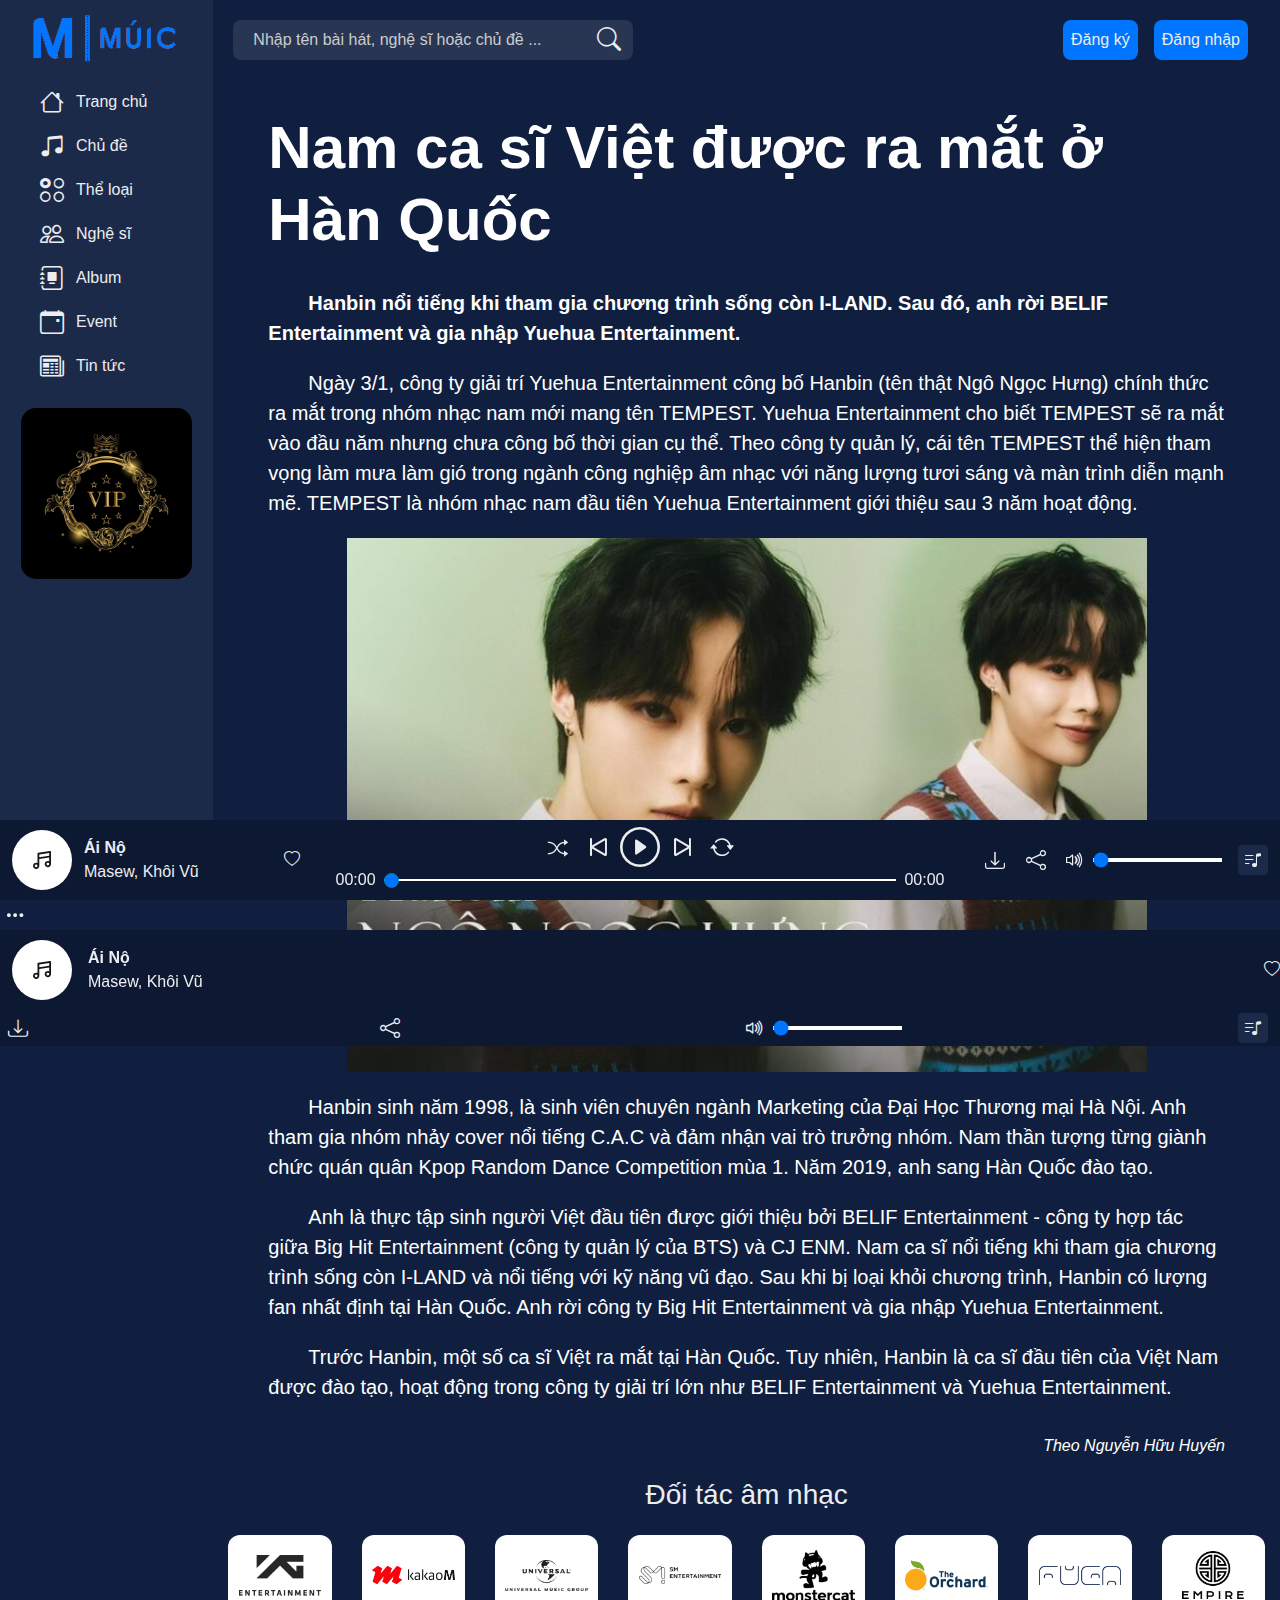
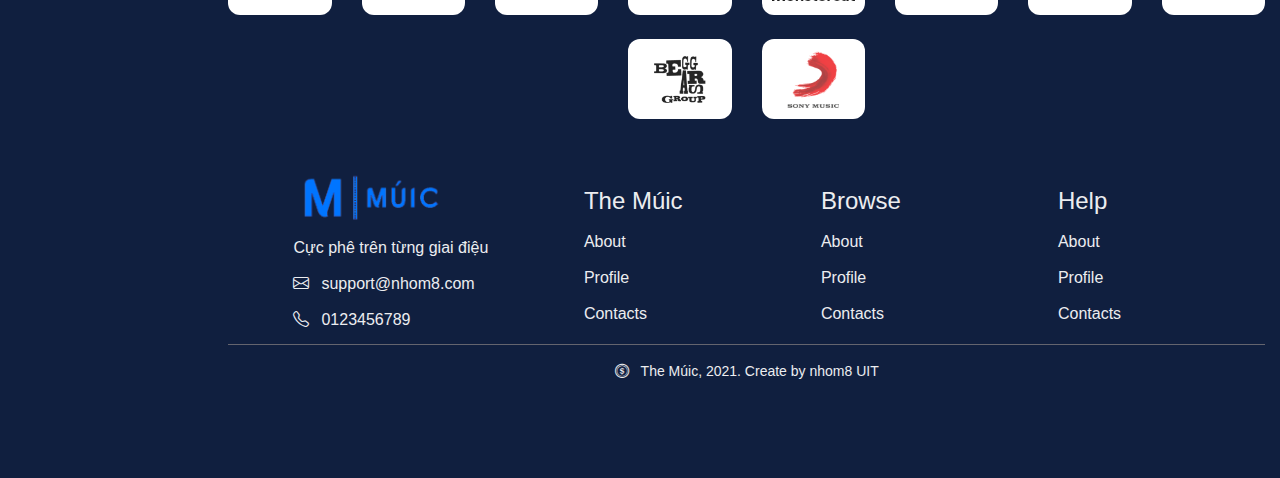
<file: news2.html>
<!DOCTYPE html>
<html lang="en">

<head>
    <meta charset="UTF-8">
    <meta http-equiv="X-UA-Compatible" content="IE=edge">
    <meta name="viewport" content="width=device-width, initial-scale=1.0">

    <!-- Favicons -->
    <link rel="icon" type="image/png" href="./assets/icon/favicon.ico" sizes="100x100">
    <link rel="apple-touch-icon" href="./assets/icon/favicon.ico">

    <link rel="stylesheet" href="./assets/css/bootstrap/bootstrap.min.css">
    <link rel="stylesheet" href="./assets/css/bootstrap-icons.css">
    <link rel="stylesheet" href="./assets/css/news.css">
    <link rel="stylesheet" href="./assets/css/event.css">
    <link rel="stylesheet" href="./assets/css/sign.css">
    <link rel="stylesheet" href="./assets/css/artdetail.css">
    <link rel="stylesheet" href="./assets/css/main.css">

    <title>Múic - Nghe nhạc cực phê</title>
</head>

<body>

    <aside id="sidebar">
        <div class="sidebar__content">
            <!-- Sidebar logo -->
            <a href="#" class="sidebar__logo">
                <img class="sidebar__logo--big" src="assets/icon/logo.png" alt="">
                <img class="sidebar__logo--small" src="assets/icon/icon.png" alt="">
            </a>
            <!-- End Sidebar logo -->

            <!-- Sidebar nav -->
            <ul class="sidebar__nav">
                <li class="sidebar__nav-item">
                    <a href="#" class="sidebar__nav-link sidebar__nav-link--active">
                        <i class="bi bi-house"></i>
                        <span>Trang chủ</span>
                    </a>
                </li>

                <li class="sidebar__nav-item">
                    <a href="#" class="sidebar__nav-link">
                        <i class="bi bi-music-note-beamed"></i>
                        <span>Chủ đề</span>
                    </a>
                </li>

                <li class="sidebar__nav-item">
                    <a href="#" class="sidebar__nav-link">
                        <i class="bi bi-ui-radios-grid"></i>
                        <span> Thể loại</span>
                    </a>
                </li>


                <li class="sidebar__nav-item">
                    <a href="#" class="sidebar__nav-link">
                        <i class="bi bi-people"></i>
                        <span>Nghệ sĩ</span>
                    </a>
                </li>

                <li class="sidebar__nav-item">
                    <a href="#" class="sidebar__nav-link">
                        <i class="bi bi-journal-album"></i>
                        <span>Album</span>
                    </a>
                </li>

                <li class="sidebar__nav-item">
                    <a href="#" class="sidebar__nav-link">
                        <i class="bi bi-calendar-event"></i>
                        <span>Event</span>
                    </a>
                </li>

                <li class="sidebar__nav-item">
                    <a href="#" class="sidebar__nav-link">
                        <i class="bi bi-newspaper"></i>
                        <span>Tin tức</span>
                    </a>
                </li>
            </ul>
            <!-- End Sidebar nav -->
            <div class="sidebar__vip">
                <img src="./assets/img/vip.jpg" alt="">
            </div>
        </div>
    </aside>

    <header id="header">
        <form action="#" class="header__search">
            <input type="text" placeholder="Nhập tên bài hát, nghệ sĩ hoặc chủ đề ...">
            <button><i class="bi bi-search"></i></button>
        </form>

        <div class="header__actions">

            <div class="header__action--signin">
                <a class="header__action-btn" href="#">
                    <span>Đăng ký</span>
                </a>
            </div>

            <div class="header__action--signin">
                <a class="header__action-btn" href="#">
                    <span>Đăng nhập</span>
                </a>
            </div>

        </div>
    </header>

    <!-- Player -->
    <div id="player">
        <div class="row row--grid">
            <div class="player__info--space col-xl-3 col-lg-3 col-md-3 col-2">
                <div class="player__info">
                    <div class="player__info--track">
                        <img class="cd--thumb" src="./assets/img/music/cover.svg" alt="">
                        <div class="player__track">
                            <span class="player__title"><b>Ái Nộ</b></span>
                            <span class="player__artists">Masew, Khôi Vũ</span>
                        </div>
                    </div>
                    <i class="bi bi-heart"></i>
                </div>
            </div>

            <!-- Player control -->
            <div class="col-xl-6 col-lg-5 col-md-5 col-sm-9 col-10">
                <div class="player__control">
                    <div class="player__control--button">
                        <div class="control--button button--random">
                            <i class="bi bi-shuffle" style="font-size: 20px;"></i>
                        </div>
                        <div class="control--button button--prev">
                            <i class="bi bi-skip-start" style="font-size: 32px;"></i>
                        </div>
                        <div class="control--button button--toggle">
                            <i class="button--play bi bi-play-circle" style="font-size: 40px;"></i>
                            <i class="button--pause bi bi-pause-circle" style="font-size: 40px;"></i>
                        </div>
                        <div class="control--button button--next">
                            <i class="bi bi-skip-end" style="font-size: 32px;"></i>
                        </div>
                        <div class="control--button button--repeat">
                            <i class="bi bi-arrow-repeat" style="font-size: 24px;"></i>
                        </div>
                    </div>

                    <div class="player__control--range">
                        <span class="control--range-time time--left">00:00</span>
                        <input id="range--progress" type="range" value="0" step="1" min="0" max="200">
                        <span class="control--range-time time--right">00:00</span>
                    </div>
                    <audio id="audio" src="" preload="metadata"></audio>
                </div>
            </div>
            <!-- End Player control -->

            <div class="player__feature--space col-xl-3 col-lg-4 col-md-4 col-4">
                <div class="player__feature">
                    <a class="feature--download control--button">
                        <i class="bi bi-download"></i>
                    </a>
                    <div class="control--button">
                        <i class="bi bi-share"></i>
                    </div>
                    <div class="feature--sound">
                        <i class="sound--on bi bi-volume-up"></i>
                        <i class="sound--off removeElement bi bi-volume-mute"></i>
                        <input class="sound--progress" type="range" value="0" step="1" min="0" max="100">
                    </div>
                    <div class="feature--playlist">
                        <i class="bi bi-music-note-list"></i>
                    </div>
                </div>
            </div>

            <div class="player__open--button col-sm-1 col-2">
                <div class="player__feature--open">
                    <div class="feature--open__button">
                        <i class="bi bi-three-dots"></i>
                    </div>
                </div>
            </div>

            <div class="player--mobile col-12">
                <div class="row">
                    <div class="col-12">
                        <div class="player__info">
                            <div class="player__info--track">
                                <img class="cd--thumb" src="./assets/img/music/cover.svg" alt="">
                                <div class="player__track--mobile">
                                    <span class="player__title"><b>Ái Nộ</b></span>
                                    <span class="player__artists">Masew, Khôi Vũ</span>
                                </div>
                            </div>
                            <i class="bi bi-heart"></i>
                        </div>
                    </div>

                    <div class="col-12">
                        <div class="player__feature">
                            <a class="feature--download control--button">
                                <i class="bi bi-download"></i>
                            </a>
                            <div class="control--button">
                                <i class="bi bi-share"></i>
                            </div>
                            <div class="feature--sound">
                                <i class="sound--on bi bi-volume-up"></i>
                                <i class="sound--off removeElement bi bi-volume-mute"></i>
                                <input class="sound--progress" type="range" value="0" step="1" min="0" max="100">
                            </div>
                            <div class="feature--playlist">
                                <i class="bi bi-music-note-list"></i>
                            </div>
                        </div>
                    </div>

                </div>
            </div>
        </div>

    </div>
    <!-- End Player -->

    <!-- Playlist -->
    <div id="playlist">
        <div class="playlist__title">
            <h4>Danh sách phát</h4>
        </div>
        <div class="playlist__playing">
            <p class="playlist__section--title">Đang phát</p class="playlist__section--title">
            <div class="playlist__playing--item">
                <div class="playlist__item playlist__item--active">
                    <div class="playlist__item--info">
                        <img src="./assets/img/music/AiNo.jpg" alt="">
                        <div class="play__track--info">
                            <span><b class="item--name">Ái Nộ</b></span>
                            <span class="item--artists">Masew, Khôi Vũ</span>
                        </div>
                    </div>
                    <i class="bi bi-heart"></i>
                </div>
            </div>
        </div>
        <div class="playlist__next">
            <div class="next--info">
                <div class="playlist--info">
                    <i class="bi bi-disc"></i>
                    <span><b>Playlist: </b></span><a href="">Ngẫu nhiên</a>
                </div>
            </div>
            <div class="next--list">
            </div>
        </div>
    </div>
    <!-- End Playlist -->


    <main id="main">
        <div class="container-fluid">
            <div class="" id="page__news">
                <h1 style="color: white">Nam ca sĩ Việt được ra mắt ở Hàn Quốc</h1>
                <p><b>&emsp;&emsp;Hanbin nổi tiếng khi tham gia chương trình sống còn I-LAND. Sau đó, anh rời BELIF Entertainment và gia nhập 
            Yuehua Entertainment.</b></p>
                <p>&emsp;&emsp;Ngày 3/1, công ty giải trí Yuehua Entertainment công bố Hanbin (tên thật Ngô Ngọc Hưng) chính thức ra mắt trong nhóm nhạc nam mới mang tên TEMPEST. Yuehua Entertainment cho biết TEMPEST sẽ ra mắt vào đầu năm nhưng chưa công
                    bố thời gian cụ thể. Theo công ty quản lý, cái tên TEMPEST thể hiện tham vọng làm mưa làm gió trong ngành công nghiệp âm nhạc với năng lượng tươi sáng và màn trình diễn mạnh mẽ. TEMPEST là nhóm nhạc nam đầu tiên Yuehua Entertainment
                    giới thiệu sau 3 năm hoạt động.</p>
                <img src="./assets/img/news/news2.jpg" alt="">
                <p>&emsp;&emsp;Hanbin sinh năm 1998, là sinh viên chuyên ngành Marketing của Đại Học Thương mại Hà Nội. Anh tham gia nhóm nhảy cover nổi tiếng C.A.C và đảm nhận vai trò trưởng nhóm. Nam thần tượng từng giành chức quán quân Kpop Random Dance
                    Competition mùa 1. Năm 2019, anh sang Hàn Quốc đào tạo.</p>
                <p>&emsp;&emsp;Anh là thực tập sinh người Việt đầu tiên được giới thiệu bởi BELIF Entertainment - công ty hợp tác giữa Big Hit Entertainment (công ty quản lý của BTS) và CJ ENM. Nam ca sĩ nổi tiếng khi tham gia chương trình sống còn I-LAND
                    và nổi tiếng với kỹ năng vũ đạo. Sau khi bị loại khỏi chương trình, Hanbin có lượng fan nhất định tại Hàn Quốc. Anh rời công ty Big Hit Entertainment và gia nhập Yuehua Entertainment.</p>
                <p>&emsp;&emsp;Trước Hanbin, một số ca sĩ Việt ra mắt tại Hàn Quốc. Tuy nhiên, Hanbin là ca sĩ đầu tiên của Việt Nam được đào tạo, hoạt động trong công ty giải trí lớn như BELIF Entertainment và Yuehua Entertainment.</p>

                <span>Theo Nguyễn Hữu Huyến</span>
            </div>
        </div>
    </main>

    <footer id="footer">
        <div class="container-fluid">
            <!-- Partner -->
            <div id="partner" class="row row--grid">
                <div class="col-12">
                    <div class="partner__title">
                        <h3>Đối tác âm nhạc</h3>
                    </div>
                </div>

                <div class="col-12">
                    <div class="row row--grid">
                        <div class="col-6">
                            <div class="partner__list partner__list--left row">
                                <div class="col-xl-3 col-lg-4 col-sm-6 col-6">
                                    <div class="partner__item">
                                        <img src="./assets/img/brand/brand1.png" alt="">
                                    </div>
                                </div>
                                <div class="col-xl-3 col-lg-4 col-sm-6 col-6">
                                    <div class="partner__item">
                                        <img src="./assets/img/brand/brand2.png" alt="">
                                    </div>
                                </div>
                                <div class="col-xl-3 col-lg-4 col-sm-6 col-6">
                                    <div class="partner__item">
                                        <img src="./assets/img/brand/brand3.png" alt="">
                                    </div>
                                </div>
                                <div class="col-xl-3 col-lg-4 col-sm-6 col-6">
                                    <div class="partner__item">
                                        <img src="./assets/img/brand/brand4.png" alt="">
                                    </div>
                                </div>
                                <div class="col-xl-3 col-lg-4 col-sm-6 col-6">
                                    <div class="partner__item">
                                        <img src="./assets/img/brand/brand5.png" alt="" style="width: 50%;">
                                    </div>
                                </div>
                            </div>
                        </div>
                        <div class="col-6">
                            <div class="partner__list partner__list--right row">
                                <div class="col-xl-3 col-lg-4 col-sm-6 col-6">
                                    <div class="partner__item">
                                        <img src="./assets/img/brand/brand6.png" alt="">
                                    </div>
                                </div>
                                <div class="col-xl-3 col-lg-4 col-sm-6 col-6">
                                    <div class="partner__item">
                                        <img src="./assets/img/brand/brand7.png" alt="">
                                    </div>
                                </div>
                                <div class="col-xl-3 col-lg-4 col-sm-6 col-6">
                                    <div class="partner__item">
                                        <img src="./assets/img/brand/brand8.png" alt="">
                                    </div>
                                </div>
                                <div class="col-xl-3 col-lg-4 col-sm-6 col-6">
                                    <div class="partner__item">
                                        <img src="./assets/img/brand/brand9.png" alt="" style="width: 60%;">
                                    </div>
                                </div>
                                <div class="col-xl-3 col-lg-4 col-sm-6 col-6">
                                    <div class="partner__item">
                                        <img src="./assets/img/brand/brand10.png" alt="" style="width: 50%;">
                                    </div>
                                </div>
                            </div>
                        </div>
                    </div>
                </div>
            </div>
            <!-- End Partner -->

            <div class="row row--grid">
                <div class="col-xl-4 col-md-4 col-12">
                    <div class="footer__brand">
                        <a href="" class="brand--icon">
                            <img src="./assets/icon/logo.png" alt="">
                        </a>
                        <div class="brand--info">
                            <span>Cực phê trên từng giai điệu</span>
                            <a href="" class="brand--mail">
                                <i class="bi bi-envelope"></i>
                                <p>support@nhom8.com</p>
                            </a>
                            <a href="" class="brand--phone">
                                <i class="bi bi-telephone"></i>
                                <p>0123456789</p>
                            </a>
                        </div>
                    </div>
                </div>

                <div class="col-xl-8 col-md-8 col-12">
                    <div class="row row--grid">
                        <div class="col-4">
                            <div class="footer__more">
                                <h4>The Múic</h4>
                                <a href="">About</a>
                                <a href="">Profile</a>
                                <a href="">Contacts</a>
                            </div>
                        </div>
                        <div class="col-4">
                            <div class="footer__more">
                                <h4>Browse</h4>
                                <a href="">About</a>
                                <a href="">Profile</a>
                                <a href="">Contacts</a>
                            </div>
                        </div>
                        <div class="col-4">
                            <div class="footer__more">
                                <h4>Help</h4>
                                <a href="">About</a>
                                <a href="">Profile</a>
                                <a href="">Contacts</a>
                            </div>
                        </div>
                    </div>
                </div>
            </div>

            <div class="row row--grid">
                <div class="col-12">
                    <div class="footer__copyright">
                        <i class="bi bi-coin"></i>
                        <p>The Múic, 2021. Create by nhom8 UIT</p>
                    </div>
                </div>
            </div>
        </div>
    </footer>


    <script type="text/javascript" src="./assets/js/jquery-3.6.0.min.js"></script>
    <script type="text/javascript" src="./assets/js/bootstrap/bootstrap.bundle.min.js"></script>
    <script type="text/javascript" src="./assets/js/main.js"></script>
    <script type="text/javascript" src="./assets/js/player.js"></script>
</body>

</html>
</file>
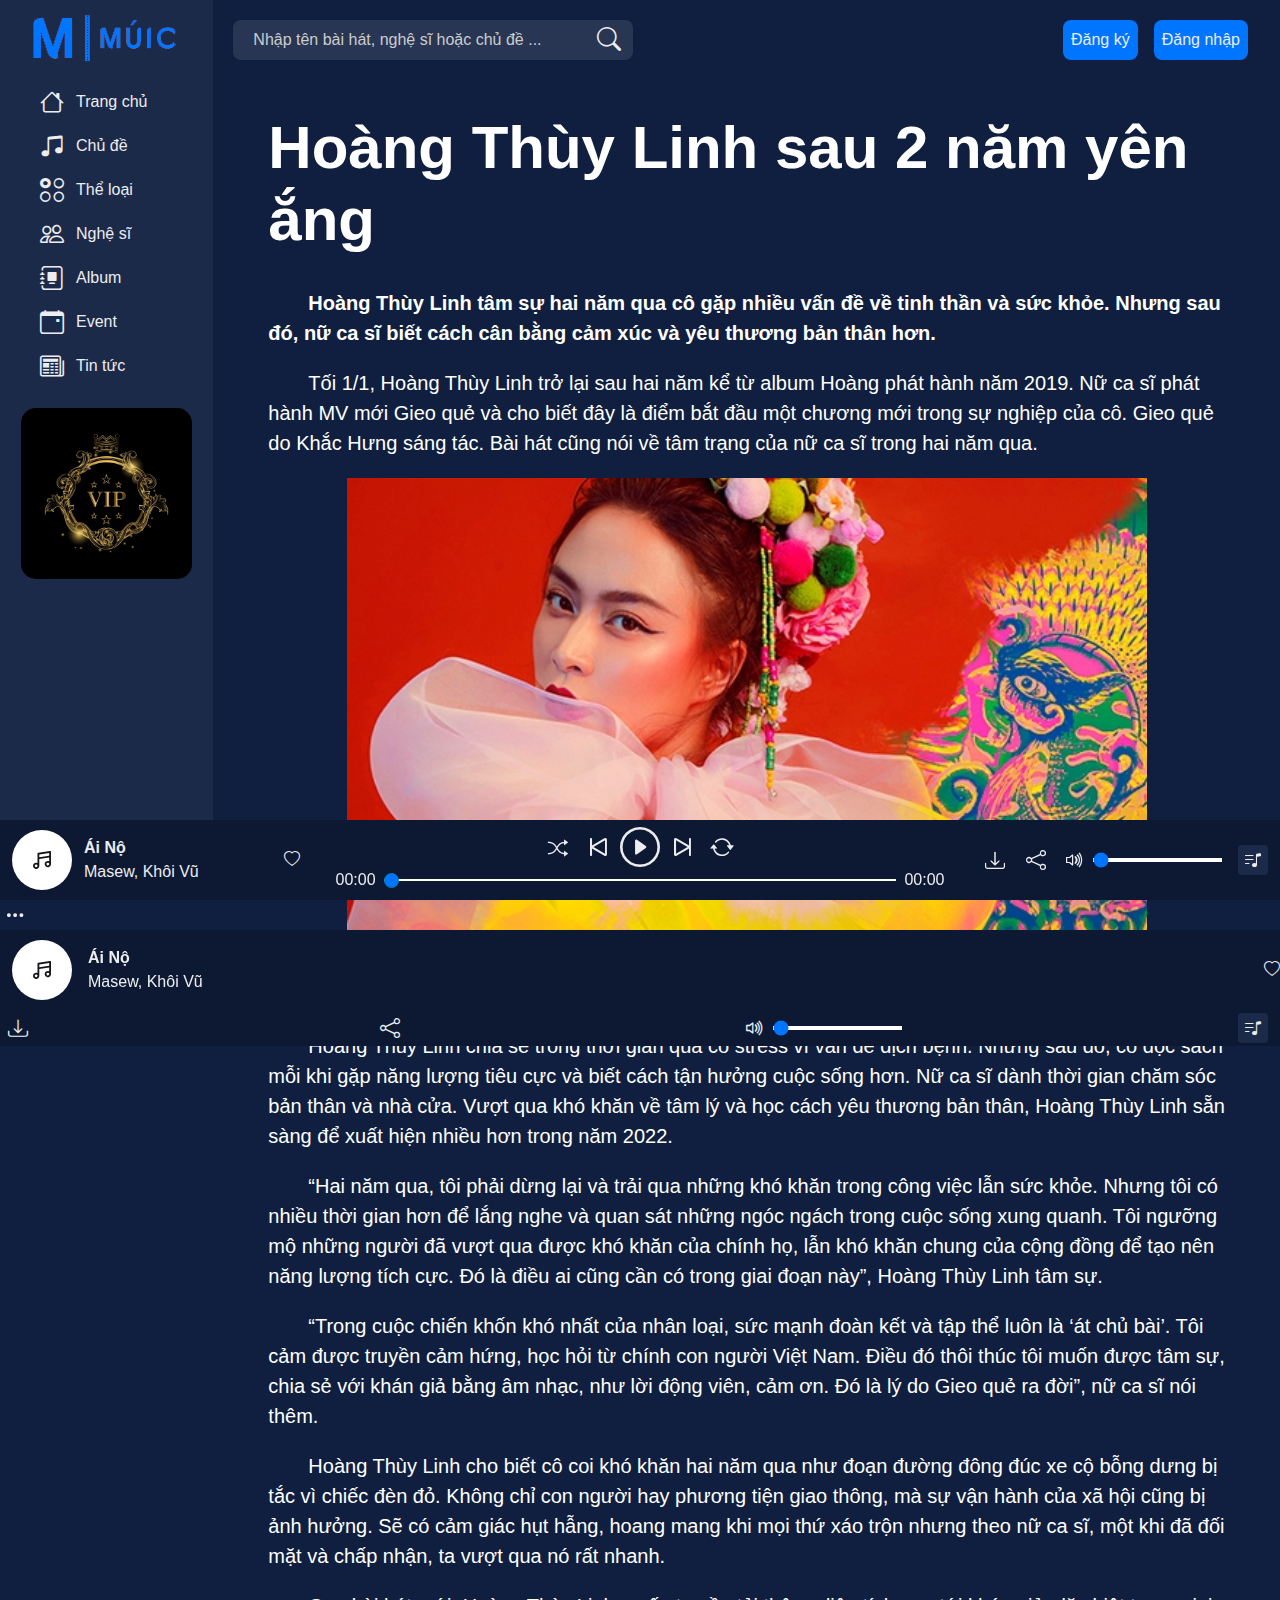
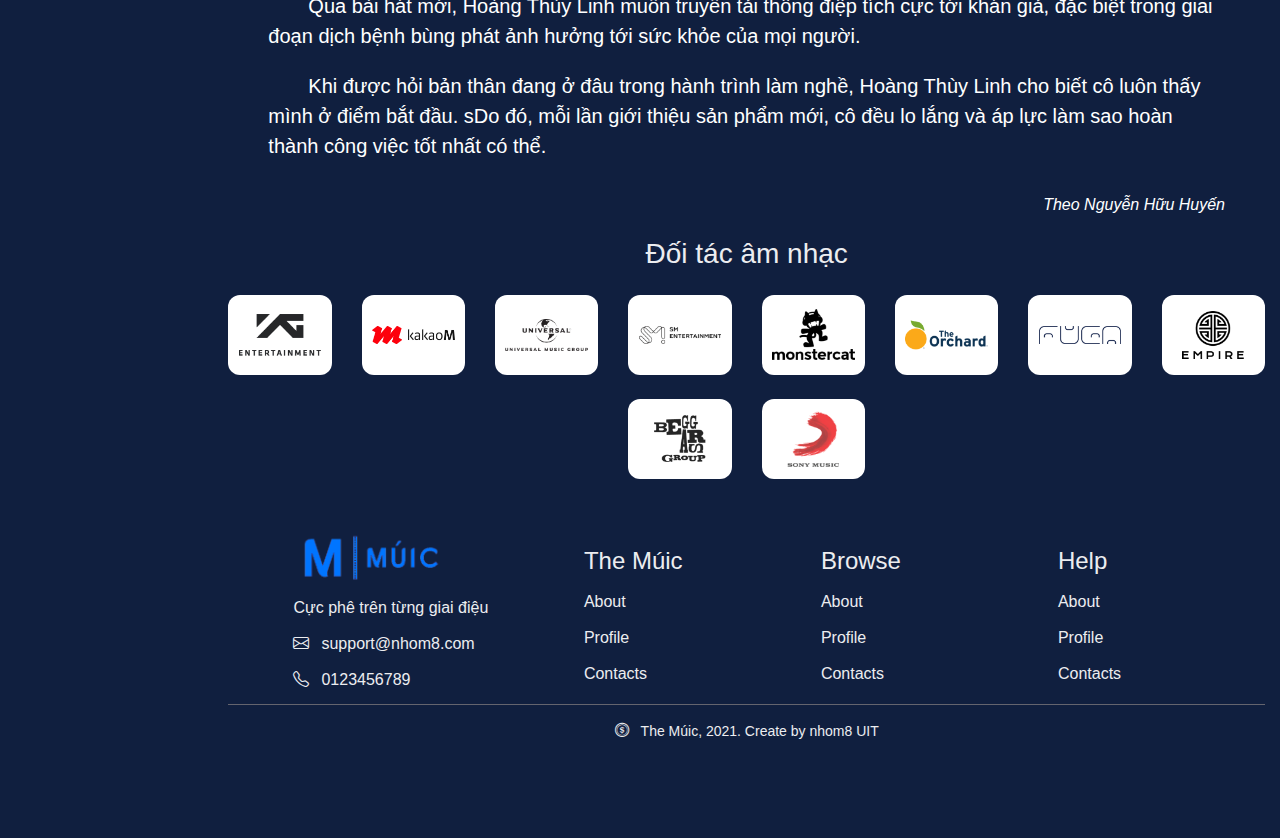
<file: news3.html>
<!DOCTYPE html>
<html lang="en">

<head>
    <meta charset="UTF-8">
    <meta http-equiv="X-UA-Compatible" content="IE=edge">
    <meta name="viewport" content="width=device-width, initial-scale=1.0">

    <!-- Favicons -->
    <link rel="icon" type="image/png" href="./assets/icon/favicon.ico" sizes="100x100">
    <link rel="apple-touch-icon" href="./assets/icon/favicon.ico">

    <link rel="stylesheet" href="./assets/css/bootstrap/bootstrap.min.css">
    <link rel="stylesheet" href="./assets/css/bootstrap-icons.css">
    <link rel="stylesheet" href="./assets/css/news.css">
    <link rel="stylesheet" href="./assets/css/event.css">
    <link rel="stylesheet" href="./assets/css/sign.css">
    <link rel="stylesheet" href="./assets/css/artdetail.css">
    <link rel="stylesheet" href="./assets/css/main.css">

    <title>Múic - Nghe nhạc cực phê</title>
</head>

<body>


    <aside id="sidebar">
        <div class="sidebar__content">
            <!-- Sidebar logo -->
            <a href="#" class="sidebar__logo">
                <img class="sidebar__logo--big" src="assets/icon/logo.png" alt="">
                <img class="sidebar__logo--small" src="assets/icon/icon.png" alt="">
            </a>
            <!-- End Sidebar logo -->

            <!-- Sidebar nav -->
            <ul class="sidebar__nav">
                <li class="sidebar__nav-item">
                    <a href="#" class="sidebar__nav-link sidebar__nav-link--active">
                        <i class="bi bi-house"></i>
                        <span>Trang chủ</span>
                    </a>
                </li>

                <li class="sidebar__nav-item">
                    <a href="#" class="sidebar__nav-link">
                        <i class="bi bi-music-note-beamed"></i>
                        <span>Chủ đề</span>
                    </a>
                </li>

                <li class="sidebar__nav-item">
                    <a href="#" class="sidebar__nav-link">
                        <i class="bi bi-ui-radios-grid"></i>
                        <span> Thể loại</span>
                    </a>
                </li>


                <li class="sidebar__nav-item">
                    <a href="#" class="sidebar__nav-link">
                        <i class="bi bi-people"></i>
                        <span>Nghệ sĩ</span>
                    </a>
                </li>

                <li class="sidebar__nav-item">
                    <a href="#" class="sidebar__nav-link">
                        <i class="bi bi-journal-album"></i>
                        <span>Album</span>
                    </a>
                </li>

                <li class="sidebar__nav-item">
                    <a href="#" class="sidebar__nav-link">
                        <i class="bi bi-calendar-event"></i>
                        <span>Event</span>
                    </a>
                </li>

                <li class="sidebar__nav-item">
                    <a href="#" class="sidebar__nav-link">
                        <i class="bi bi-newspaper"></i>
                        <span>Tin tức</span>
                    </a>
                </li>
            </ul>
            <!-- End Sidebar nav -->
            <div class="sidebar__vip">
                <img src="./assets/img/vip.jpg" alt="">
            </div>
        </div>
    </aside>


    <header id="header">
        <form action="#" class="header__search">
            <input type="text" placeholder="Nhập tên bài hát, nghệ sĩ hoặc chủ đề ...">
            <button><i class="bi bi-search"></i></button>
        </form>

        <div class="header__actions">

            <div class="header__action--signin">
                <a class="header__action-btn" href="#">
                    <span>Đăng ký</span>
                </a>
            </div>

            <div class="header__action--signin">
                <a class="header__action-btn" href="#">
                    <span>Đăng nhập</span>
                </a>
            </div>

        </div>
    </header>

    <!-- Player -->
    <div id="player">
        <div class="row row--grid">
            <div class="player__info--space col-xl-3 col-lg-3 col-md-3 col-2">
                <div class="player__info">
                    <div class="player__info--track">
                        <img class="cd--thumb" src="./assets/img/music/cover.svg" alt="">
                        <div class="player__track">
                            <span class="player__title"><b>Ái Nộ</b></span>
                            <span class="player__artists">Masew, Khôi Vũ</span>
                        </div>
                    </div>
                    <i class="bi bi-heart"></i>
                </div>
            </div>

            <!-- Player control -->
            <div class="col-xl-6 col-lg-5 col-md-5 col-sm-9 col-10">
                <div class="player__control">
                    <div class="player__control--button">
                        <div class="control--button button--random">
                            <i class="bi bi-shuffle" style="font-size: 20px;"></i>
                        </div>
                        <div class="control--button button--prev">
                            <i class="bi bi-skip-start" style="font-size: 32px;"></i>
                        </div>
                        <div class="control--button button--toggle">
                            <i class="button--play bi bi-play-circle" style="font-size: 40px;"></i>
                            <i class="button--pause bi bi-pause-circle" style="font-size: 40px;"></i>
                        </div>
                        <div class="control--button button--next">
                            <i class="bi bi-skip-end" style="font-size: 32px;"></i>
                        </div>
                        <div class="control--button button--repeat">
                            <i class="bi bi-arrow-repeat" style="font-size: 24px;"></i>
                        </div>
                    </div>

                    <div class="player__control--range">
                        <span class="control--range-time time--left">00:00</span>
                        <input id="range--progress" type="range" value="0" step="1" min="0" max="200">
                        <span class="control--range-time time--right">00:00</span>
                    </div>
                    <audio id="audio" src="" preload="metadata"></audio>
                </div>
            </div>
            <!-- End Player control -->

            <div class="player__feature--space col-xl-3 col-lg-4 col-md-4 col-4">
                <div class="player__feature">
                    <a class="feature--download control--button">
                        <i class="bi bi-download"></i>
                    </a>
                    <div class="control--button">
                        <i class="bi bi-share"></i>
                    </div>
                    <div class="feature--sound">
                        <i class="sound--on bi bi-volume-up"></i>
                        <i class="sound--off removeElement bi bi-volume-mute"></i>
                        <input class="sound--progress" type="range" value="0" step="1" min="0" max="100">
                    </div>
                    <div class="feature--playlist">
                        <i class="bi bi-music-note-list"></i>
                    </div>
                </div>
            </div>

            <div class="player__open--button col-sm-1 col-2">
                <div class="player__feature--open">
                    <div class="feature--open__button">
                        <i class="bi bi-three-dots"></i>
                    </div>
                </div>
            </div>

            <div class="player--mobile col-12">
                <div class="row">
                    <div class="col-12">
                        <div class="player__info">
                            <div class="player__info--track">
                                <img class="cd--thumb" src="./assets/img/music/cover.svg" alt="">
                                <div class="player__track--mobile">
                                    <span class="player__title"><b>Ái Nộ</b></span>
                                    <span class="player__artists">Masew, Khôi Vũ</span>
                                </div>
                            </div>
                            <i class="bi bi-heart"></i>
                        </div>
                    </div>

                    <div class="col-12">
                        <div class="player__feature">
                            <a class="feature--download control--button">
                                <i class="bi bi-download"></i>
                            </a>
                            <div class="control--button">
                                <i class="bi bi-share"></i>
                            </div>
                            <div class="feature--sound">
                                <i class="sound--on bi bi-volume-up"></i>
                                <i class="sound--off removeElement bi bi-volume-mute"></i>
                                <input class="sound--progress" type="range" value="0" step="1" min="0" max="100">
                            </div>
                            <div class="feature--playlist">
                                <i class="bi bi-music-note-list"></i>
                            </div>
                        </div>
                    </div>

                </div>
            </div>
        </div>

    </div>
    <!-- End Player -->

    <!-- Playlist -->
    <div id="playlist">
        <div class="playlist__title">
            <h4>Danh sách phát</h4>
        </div>
        <div class="playlist__playing">
            <p class="playlist__section--title">Đang phát</p class="playlist__section--title">
            <div class="playlist__playing--item">
                <div class="playlist__item playlist__item--active">
                    <div class="playlist__item--info">
                        <img src="./assets/img/music/AiNo.jpg" alt="">
                        <div class="play__track--info">
                            <span><b class="item--name">Ái Nộ</b></span>
                            <span class="item--artists">Masew, Khôi Vũ</span>
                        </div>
                    </div>
                    <i class="bi bi-heart"></i>
                </div>
            </div>
        </div>
        <div class="playlist__next">
            <div class="next--info">
                <div class="playlist--info">
                    <i class="bi bi-disc"></i>
                    <span><b>Playlist: </b></span><a href="">Ngẫu nhiên</a>
                </div>
            </div>
            <div class="next--list">
                <!-- <div class="playlist__item">
                <div class="playlist__item--info">
                    <img src="./assets/img/music/AiNo.jpg" alt="">
                    <div class="play__track--info">
                        <span><b class="item--name">Ái Nộ</b></span>	
                        <span class="item--artists">Masew, Khôi Vũ</span>
                    </div>
                </div>
                <i class="bi bi-heart"></i>
            </div>
            <div class="playlist__item">
                <div class="playlist__item--info">
                    <img src="./assets/img/music/AiNo.jpg" alt="">
                    <div class="play__track--info">
                        <span><b class="item--name">Ái Nộ</b></span>	
                        <span class="item--artists">Masew, Khôi Vũ</span>
                    </div>
                </div>
                <i class="bi bi-heart"></i>
            </div> -->
            </div>
        </div>
    </div>
    <!-- End Playlist -->


    <main id="main">
        <div class="container-fluid">
            <div class="" id="page__news">
                <h1 style="color: white">Hoàng Thùy Linh sau 2 năm yên ắng</h1>
                <p><b>&emsp;&emsp;Hoàng Thùy Linh tâm sự hai năm qua cô gặp nhiều vấn đề về tinh thần và sức khỏe. Nhưng sau đó, nữ ca sĩ biết cách 
                cân bằng cảm xúc và yêu thương bản thân hơn.</b></p>
                <p>&emsp;&emsp;Tối 1/1, Hoàng Thùy Linh trở lại sau hai năm kể từ album Hoàng phát hành năm 2019. Nữ ca sĩ phát hành MV mới Gieo quẻ và cho biết đây là điểm bắt đầu một chương mới trong sự nghiệp của cô. Gieo quẻ do Khắc Hưng sáng tác. Bài
                    hát cũng nói về tâm trạng của nữ ca sĩ trong hai năm qua.</p>
                <img src="./assets/img/news/news3.jpg" alt="">
                <p>&emsp;&emsp;Hoàng Thùy Linh chia sẻ trong thời gian qua cô stress vì vấn đề dịch bệnh. Nhưng sau đó, cô đọc sách mỗi khi gặp năng lượng tiêu cực và biết cách tận hưởng cuộc sống hơn. Nữ ca sĩ dành thời gian chăm sóc bản thân và nhà cửa.
                    Vượt qua khó khăn về tâm lý và học cách yêu thương bản thân, Hoàng Thùy Linh sẵn sàng để xuất hiện nhiều hơn trong năm 2022.</p>
                <p>&emsp;&emsp;“Hai năm qua, tôi phải dừng lại và trải qua những khó khăn trong công việc lẫn sức khỏe. Nhưng tôi có nhiều thời gian hơn để lắng nghe và quan sát những ngóc ngách trong cuộc sống xung quanh. Tôi ngưỡng mộ những người đã vượt
                    qua được khó khăn của chính họ, lẫn khó khăn chung của cộng đồng để tạo nên năng lượng tích cực. Đó là điều ai cũng cần có trong giai đoạn này”, Hoàng Thùy Linh tâm sự.</p>
                <p>&emsp;&emsp;“Trong cuộc chiến khốn khó nhất của nhân loại, sức mạnh đoàn kết và tập thể luôn là ‘át chủ bài’. Tôi cảm được truyền cảm hứng, học hỏi từ chính con người Việt Nam. Điều đó thôi thúc tôi muốn được tâm sự, chia sẻ với khán giả
                    bằng âm nhạc, như lời động viên, cảm ơn. Đó là lý do Gieo quẻ ra đời”, nữ ca sĩ nói thêm.</p>
                <p>&emsp;&emsp;Hoàng Thùy Linh cho biết cô coi khó khăn hai năm qua như đoạn đường đông đúc xe cộ bỗng dưng bị tắc vì chiếc đèn đỏ. Không chỉ con người hay phương tiện giao thông, mà sự vận hành của xã hội cũng bị ảnh hưởng. Sẽ có cảm giác
                    hụt hẫng, hoang mang khi mọi thứ xáo trộn nhưng theo nữ ca sĩ, một khi đã đối mặt và chấp nhận, ta vượt qua nó rất nhanh.</p>
                <p>&emsp;&emsp;Qua bài hát mới, Hoàng Thùy Linh muốn truyền tải thông điệp tích cực tới khán giả, đặc biệt trong giai đoạn dịch bệnh bùng phát ảnh hưởng tới sức khỏe của mọi người.</p>
                <p>&emsp;&emsp;Khi được hỏi bản thân đang ở đâu trong hành trình làm nghề, Hoàng Thùy Linh cho biết cô luôn thấy mình ở điểm bắt đầu. sDo đó, mỗi lần giới thiệu sản phẩm mới, cô đều lo lắng và áp lực làm sao hoàn thành công việc tốt nhất
                    có thể.</p>

                <span>Theo Nguyễn Hữu Huyến</span>
            </div>
        </div>
    </main>


    <footer id="footer">
        <div class="container-fluid">
            <!-- Partner -->
            <div id="partner" class="row row--grid">
                <div class="col-12">
                    <div class="partner__title">
                        <h3>Đối tác âm nhạc</h3>
                    </div>
                </div>

                <div class="col-12">
                    <div class="row row--grid">
                        <div class="col-6">
                            <div class="partner__list partner__list--left row">
                                <div class="col-xl-3 col-lg-4 col-sm-6 col-6">
                                    <div class="partner__item">
                                        <img src="./assets/img/brand/brand1.png" alt="">
                                    </div>
                                </div>
                                <div class="col-xl-3 col-lg-4 col-sm-6 col-6">
                                    <div class="partner__item">
                                        <img src="./assets/img/brand/brand2.png" alt="">
                                    </div>
                                </div>
                                <div class="col-xl-3 col-lg-4 col-sm-6 col-6">
                                    <div class="partner__item">
                                        <img src="./assets/img/brand/brand3.png" alt="">
                                    </div>
                                </div>
                                <div class="col-xl-3 col-lg-4 col-sm-6 col-6">
                                    <div class="partner__item">
                                        <img src="./assets/img/brand/brand4.png" alt="">
                                    </div>
                                </div>
                                <div class="col-xl-3 col-lg-4 col-sm-6 col-6">
                                    <div class="partner__item">
                                        <img src="./assets/img/brand/brand5.png" alt="" style="width: 50%;">
                                    </div>
                                </div>
                            </div>
                        </div>
                        <div class="col-6">
                            <div class="partner__list partner__list--right row">
                                <div class="col-xl-3 col-lg-4 col-sm-6 col-6">
                                    <div class="partner__item">
                                        <img src="./assets/img/brand/brand6.png" alt="">
                                    </div>
                                </div>
                                <div class="col-xl-3 col-lg-4 col-sm-6 col-6">
                                    <div class="partner__item">
                                        <img src="./assets/img/brand/brand7.png" alt="">
                                    </div>
                                </div>
                                <div class="col-xl-3 col-lg-4 col-sm-6 col-6">
                                    <div class="partner__item">
                                        <img src="./assets/img/brand/brand8.png" alt="">
                                    </div>
                                </div>
                                <div class="col-xl-3 col-lg-4 col-sm-6 col-6">
                                    <div class="partner__item">
                                        <img src="./assets/img/brand/brand9.png" alt="" style="width: 60%;">
                                    </div>
                                </div>
                                <div class="col-xl-3 col-lg-4 col-sm-6 col-6">
                                    <div class="partner__item">
                                        <img src="./assets/img/brand/brand10.png" alt="" style="width: 50%;">
                                    </div>
                                </div>
                            </div>
                        </div>
                    </div>
                </div>
            </div>
            <!-- End Partner -->

            <div class="row row--grid">
                <div class="col-xl-4 col-md-4 col-12">
                    <div class="footer__brand">
                        <a href="" class="brand--icon">
                            <img src="./assets/icon/logo.png" alt="">
                        </a>
                        <div class="brand--info">
                            <span>Cực phê trên từng giai điệu</span>
                            <a href="" class="brand--mail">
                                <i class="bi bi-envelope"></i>
                                <p>support@nhom8.com</p>
                            </a>
                            <a href="" class="brand--phone">
                                <i class="bi bi-telephone"></i>
                                <p>0123456789</p>
                            </a>
                        </div>
                    </div>
                </div>

                <div class="col-xl-8 col-md-8 col-12">
                    <div class="row row--grid">
                        <div class="col-4">
                            <div class="footer__more">
                                <h4>The Múic</h4>
                                <a href="">About</a>
                                <a href="">Profile</a>
                                <a href="">Contacts</a>
                            </div>
                        </div>
                        <div class="col-4">
                            <div class="footer__more">
                                <h4>Browse</h4>
                                <a href="">About</a>
                                <a href="">Profile</a>
                                <a href="">Contacts</a>
                            </div>
                        </div>
                        <div class="col-4">
                            <div class="footer__more">
                                <h4>Help</h4>
                                <a href="">About</a>
                                <a href="">Profile</a>
                                <a href="">Contacts</a>
                            </div>
                        </div>
                    </div>
                </div>
            </div>

            <div class="row row--grid">
                <div class="col-12">
                    <div class="footer__copyright">
                        <i class="bi bi-coin"></i>
                        <p>The Múic, 2021. Create by nhom8 UIT</p>
                    </div>
                </div>
            </div>
        </div>
    </footer>


    <script type="text/javascript" src="./assets/js/jquery-3.6.0.min.js"></script>
    <script type="text/javascript" src="./assets/js/bootstrap/bootstrap.bundle.min.js"></script>
    <script type="text/javascript" src="./assets/js/main.js"></script>
    <script type="text/javascript" src="./assets/js/player.js"></script>
</body>

</html>
</file>
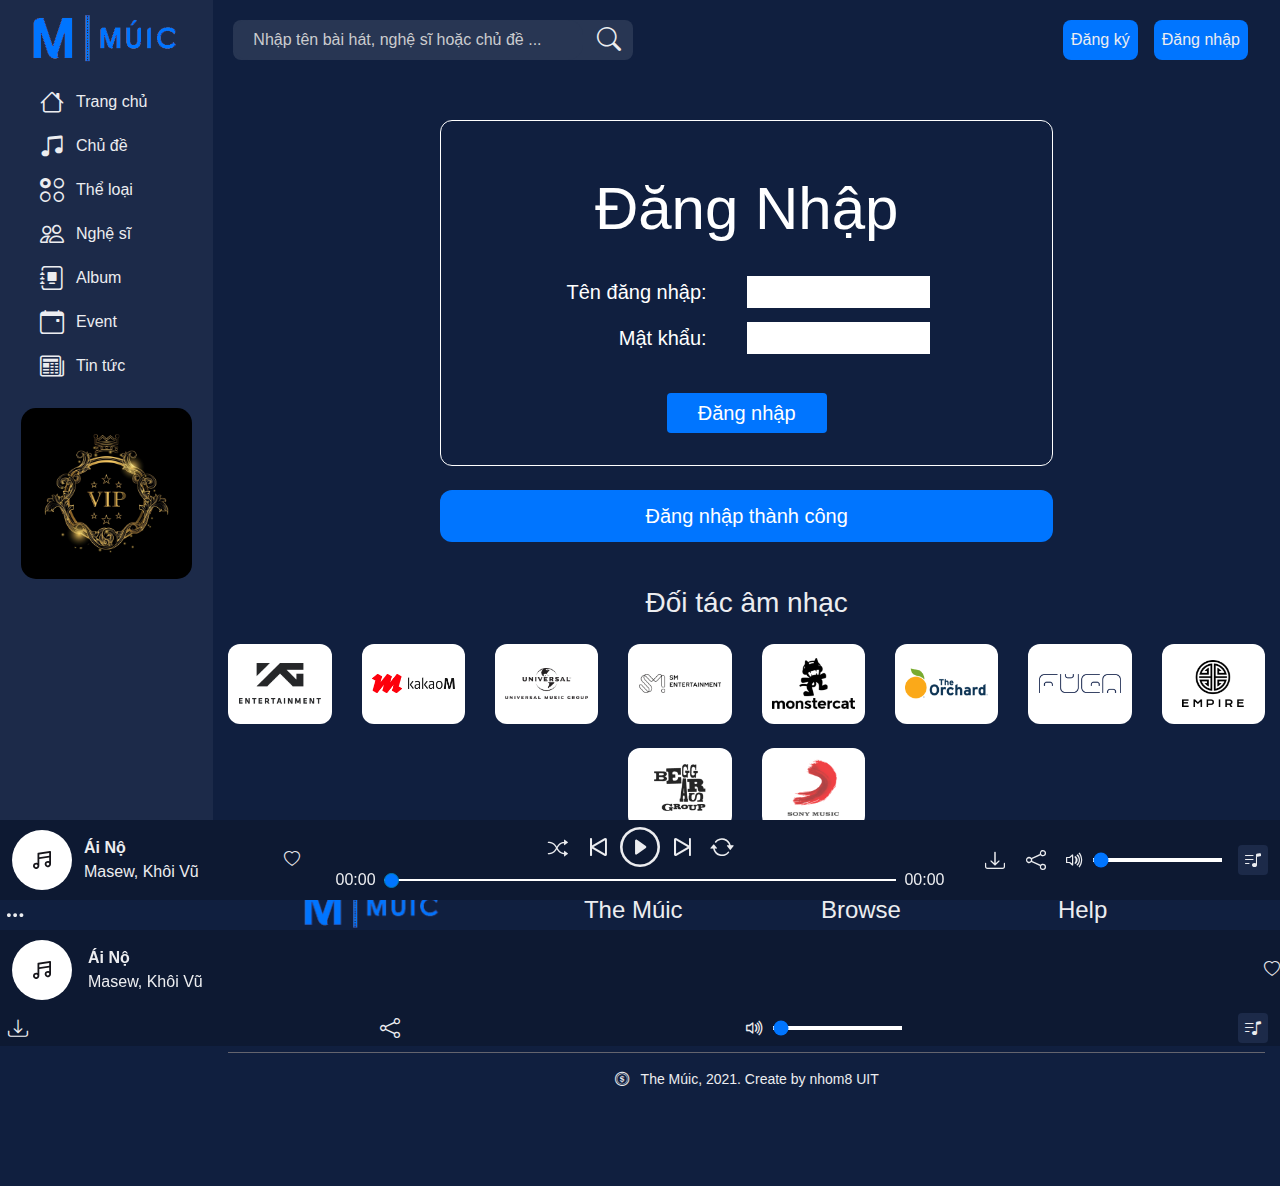
<file: signin.html>
<!DOCTYPE html>
<html lang="en">

<head>
    <meta charset="UTF-8">
    <meta http-equiv="X-UA-Compatible" content="IE=edge">
    <meta name="viewport" content="width=device-width, initial-scale=1.0">

    <!-- Favicons -->
    <link rel="icon" type="image/png" href="./assets/icon/favicon.ico" sizes="100x100">
    <link rel="apple-touch-icon" href="./assets/icon/favicon.ico">

    <link rel="stylesheet" href="./assets/css/bootstrap/bootstrap.min.css">
    <link rel="stylesheet" href="./assets/css/bootstrap-icons.css">
    <link rel="stylesheet" href="./assets/css/news.css">
    <link rel="stylesheet" href="./assets/css/event.css">
    <link rel="stylesheet" href="./assets/css/sign.css">
    <link rel="stylesheet" href="./assets/css/artdetail.css">
    <link rel="stylesheet" href="./assets/css/main.css">

    <title>Múic - Nghe nhạc cực phê</title>
</head>

<body>

    <aside id="sidebar">
        <div class="sidebar__content">
            <!-- Sidebar logo -->
            <a href="#" class="sidebar__logo">
                <img class="sidebar__logo--big" src="assets/icon/logo.png" alt="">
                <img class="sidebar__logo--small" src="assets/icon/icon.png" alt="">
            </a>
            <!-- End Sidebar logo -->

            <!-- Sidebar nav -->
            <ul class="sidebar__nav">
                <li class="sidebar__nav-item">
                    <a href="#" class="sidebar__nav-link sidebar__nav-link--active">
                        <i class="bi bi-house"></i>
                        <span>Trang chủ</span>
                    </a>
                </li>

                <li class="sidebar__nav-item">
                    <a href="#" class="sidebar__nav-link">
                        <i class="bi bi-music-note-beamed"></i>
                        <span>Chủ đề</span>
                    </a>
                </li>

                <li class="sidebar__nav-item">
                    <a href="#" class="sidebar__nav-link">
                        <i class="bi bi-ui-radios-grid"></i>
                        <span> Thể loại</span>
                    </a>
                </li>


                <li class="sidebar__nav-item">
                    <a href="#" class="sidebar__nav-link">
                        <i class="bi bi-people"></i>
                        <span>Nghệ sĩ</span>
                    </a>
                </li>

                <li class="sidebar__nav-item">
                    <a href="#" class="sidebar__nav-link">
                        <i class="bi bi-journal-album"></i>
                        <span>Album</span>
                    </a>
                </li>

                <li class="sidebar__nav-item">
                    <a href="#" class="sidebar__nav-link">
                        <i class="bi bi-calendar-event"></i>
                        <span>Event</span>
                    </a>
                </li>

                <li class="sidebar__nav-item">
                    <a href="#" class="sidebar__nav-link">
                        <i class="bi bi-newspaper"></i>
                        <span>Tin tức</span>
                    </a>
                </li>
            </ul>
            <!-- End Sidebar nav -->
            <div class="sidebar__vip">
                <img src="./assets/img/vip.jpg" alt="">
            </div>
        </div>
    </aside>


    <header id="header">
        <form action="#" class="header__search">
            <input type="text" placeholder="Nhập tên bài hát, nghệ sĩ hoặc chủ đề ...">
            <button><i class="bi bi-search"></i></button>
        </form>

        <div class="header__actions">

            <div class="header__action--signin">
                <a class="header__action-btn" href="#">
                    <span>Đăng ký</span>
                </a>
            </div>

            <div class="header__action--signin">
                <a class="header__action-btn" href="#">
                    <span>Đăng nhập</span>
                </a>
            </div>

        </div>
    </header>

    <!-- Player -->
    <div id="player">
        <div class="row row--grid">
            <div class="player__info--space col-xl-3 col-lg-3 col-md-3 col-2">
                <div class="player__info">
                    <div class="player__info--track">
                        <img class="cd--thumb" src="./assets/img/music/cover.svg" alt="">
                        <div class="player__track">
                            <span class="player__title"><b>Ái Nộ</b></span>
                            <span class="player__artists">Masew, Khôi Vũ</span>
                        </div>
                    </div>
                    <i class="bi bi-heart"></i>
                </div>
            </div>

            <!-- Player control -->
            <div class="col-xl-6 col-lg-5 col-md-5 col-sm-9 col-10">
                <div class="player__control">
                    <div class="player__control--button">
                        <div class="control--button button--random">
                            <i class="bi bi-shuffle" style="font-size: 20px;"></i>
                        </div>
                        <div class="control--button button--prev">
                            <i class="bi bi-skip-start" style="font-size: 32px;"></i>
                        </div>
                        <div class="control--button button--toggle">
                            <i class="button--play bi bi-play-circle" style="font-size: 40px;"></i>
                            <i class="button--pause bi bi-pause-circle" style="font-size: 40px;"></i>
                        </div>
                        <div class="control--button button--next">
                            <i class="bi bi-skip-end" style="font-size: 32px;"></i>
                        </div>
                        <div class="control--button button--repeat">
                            <i class="bi bi-arrow-repeat" style="font-size: 24px;"></i>
                        </div>
                    </div>

                    <div class="player__control--range">
                        <span class="control--range-time time--left">00:00</span>
                        <input id="range--progress" type="range" value="0" step="1" min="0" max="200">
                        <span class="control--range-time time--right">00:00</span>
                    </div>
                    <audio id="audio" src="" preload="metadata"></audio>
                </div>
            </div>
            <!-- End Player control -->

            <div class="player__feature--space col-xl-3 col-lg-4 col-md-4 col-4">
                <div class="player__feature">
                    <a class="feature--download control--button">
                        <i class="bi bi-download"></i>
                    </a>
                    <div class="control--button">
                        <i class="bi bi-share"></i>
                    </div>
                    <div class="feature--sound">
                        <i class="sound--on bi bi-volume-up"></i>
                        <i class="sound--off removeElement bi bi-volume-mute"></i>
                        <input class="sound--progress" type="range" value="0" step="1" min="0" max="100">
                    </div>
                    <div class="feature--playlist">
                        <i class="bi bi-music-note-list"></i>
                    </div>
                </div>
            </div>

            <div class="player__open--button col-sm-1 col-2">
                <div class="player__feature--open">
                    <div class="feature--open__button">
                        <i class="bi bi-three-dots"></i>
                    </div>
                </div>
            </div>

            <div class="player--mobile col-12">
                <div class="row">
                    <div class="col-12">
                        <div class="player__info">
                            <div class="player__info--track">
                                <img class="cd--thumb" src="./assets/img/music/cover.svg" alt="">
                                <div class="player__track--mobile">
                                    <span class="player__title"><b>Ái Nộ</b></span>
                                    <span class="player__artists">Masew, Khôi Vũ</span>
                                </div>
                            </div>
                            <i class="bi bi-heart"></i>
                        </div>
                    </div>

                    <div class="col-12">
                        <div class="player__feature">
                            <a class="feature--download control--button">
                                <i class="bi bi-download"></i>
                            </a>
                            <div class="control--button">
                                <i class="bi bi-share"></i>
                            </div>
                            <div class="feature--sound">
                                <i class="sound--on bi bi-volume-up"></i>
                                <i class="sound--off removeElement bi bi-volume-mute"></i>
                                <input class="sound--progress" type="range" value="0" step="1" min="0" max="100">
                            </div>
                            <div class="feature--playlist">
                                <i class="bi bi-music-note-list"></i>
                            </div>
                        </div>
                    </div>

                </div>
            </div>
        </div>

    </div>
    <!-- End Player -->

    <!-- Playlist -->
    <div id="playlist">
        <div class="playlist__title">
            <h4>Danh sách phát</h4>
        </div>
        <div class="playlist__playing">
            <p class="playlist__section--title">Đang phát</p class="playlist__section--title">
            <div class="playlist__playing--item">
                <div class="playlist__item playlist__item--active">
                    <div class="playlist__item--info">
                        <img src="./assets/img/music/AiNo.jpg" alt="">
                        <div class="play__track--info">
                            <span><b class="item--name">Ái Nộ</b></span>
                            <span class="item--artists">Masew, Khôi Vũ</span>
                        </div>
                    </div>
                    <i class="bi bi-heart"></i>
                </div>
            </div>
        </div>
        <div class="playlist__next">
            <div class="next--info">
                <div class="playlist--info">
                    <i class="bi bi-disc"></i>
                    <span><b>Playlist: </b></span><a href="">Ngẫu nhiên</a>
                </div>
            </div>
            <div class="next--list">
                
            </div>
        </div>
    </div>
    <!-- End Playlist -->

    <main id="main">

        <div class="container-fluid">
            <div id="page__signup">
                <h1>Đăng Nhập</h1>
                <form class="page__signup--info" method="post" action="">
                    <input type="hidden" name="_token" value="">

                    <label class="signup__item">Tên đăng nhập:</label>
                    <input class="page__signup--input" type="text" name="username">

                    <label class="signup__item">Mật khẩu:</label>
                    <input class="page__signup--input" type="password" name="password">

                    <input class="btn--submit" type="submit" name="signin" value="Đăng nhập">
                </form>
            </div>

            <div class="page__sign--message">
                <p>Đăng nhập thành công</p>
            </div>


        </div>
    </main>

    <footer id="footer">
        <div class="container-fluid">
            <!-- Partner -->
            <div id="partner" class="row row--grid">
                <div class="col-12">
                    <div class="partner__title">
                        <h3>Đối tác âm nhạc</h3>
                    </div>
                </div>

                <div class="col-12">
                    <div class="row row--grid">
                        <div class="col-6">
                            <div class="partner__list partner__list--left row">
                                <div class="col-xl-3 col-lg-4 col-sm-6 col-6">
                                    <div class="partner__item">
                                        <img src="./assets/img/brand/brand1.png" alt="">
                                    </div>
                                </div>
                                <div class="col-xl-3 col-lg-4 col-sm-6 col-6">
                                    <div class="partner__item">
                                        <img src="./assets/img/brand/brand2.png" alt="">
                                    </div>
                                </div>
                                <div class="col-xl-3 col-lg-4 col-sm-6 col-6">
                                    <div class="partner__item">
                                        <img src="./assets/img/brand/brand3.png" alt="">
                                    </div>
                                </div>
                                <div class="col-xl-3 col-lg-4 col-sm-6 col-6">
                                    <div class="partner__item">
                                        <img src="./assets/img/brand/brand4.png" alt="">
                                    </div>
                                </div>
                                <div class="col-xl-3 col-lg-4 col-sm-6 col-6">
                                    <div class="partner__item">
                                        <img src="./assets/img/brand/brand5.png" alt="" style="width: 50%;">
                                    </div>
                                </div>
                            </div>
                        </div>
                        <div class="col-6">
                            <div class="partner__list partner__list--right row">
                                <div class="col-xl-3 col-lg-4 col-sm-6 col-6">
                                    <div class="partner__item">
                                        <img src="./assets/img/brand/brand6.png" alt="">
                                    </div>
                                </div>
                                <div class="col-xl-3 col-lg-4 col-sm-6 col-6">
                                    <div class="partner__item">
                                        <img src="./assets/img/brand/brand7.png" alt="">
                                    </div>
                                </div>
                                <div class="col-xl-3 col-lg-4 col-sm-6 col-6">
                                    <div class="partner__item">
                                        <img src="./assets/img/brand/brand8.png" alt="">
                                    </div>
                                </div>
                                <div class="col-xl-3 col-lg-4 col-sm-6 col-6">
                                    <div class="partner__item">
                                        <img src="./assets/img/brand/brand9.png" alt="" style="width: 60%;">
                                    </div>
                                </div>
                                <div class="col-xl-3 col-lg-4 col-sm-6 col-6">
                                    <div class="partner__item">
                                        <img src="./assets/img/brand/brand10.png" alt="" style="width: 50%;">
                                    </div>
                                </div>
                            </div>
                        </div>
                    </div>
                </div>
            </div>
            <!-- End Partner -->

            <div class="row row--grid">
                <div class="col-xl-4 col-md-4 col-12">
                    <div class="footer__brand">
                        <a href="" class="brand--icon">
                            <img src="./assets/icon/logo.png" alt="">
                        </a>
                        <div class="brand--info">
                            <span>Cực phê trên từng giai điệu</span>
                            <a href="" class="brand--mail">
                                <i class="bi bi-envelope"></i>
                                <p>support@nhom8.com</p>
                            </a>
                            <a href="" class="brand--phone">
                                <i class="bi bi-telephone"></i>
                                <p>0123456789</p>
                            </a>
                        </div>
                    </div>
                </div>

                <div class="col-xl-8 col-md-8 col-12">
                    <div class="row row--grid">
                        <div class="col-4">
                            <div class="footer__more">
                                <h4>The Múic</h4>
                                <a href="">About</a>
                                <a href="">Profile</a>
                                <a href="">Contacts</a>
                            </div>
                        </div>
                        <div class="col-4">
                            <div class="footer__more">
                                <h4>Browse</h4>
                                <a href="">About</a>
                                <a href="">Profile</a>
                                <a href="">Contacts</a>
                            </div>
                        </div>
                        <div class="col-4">
                            <div class="footer__more">
                                <h4>Help</h4>
                                <a href="">About</a>
                                <a href="">Profile</a>
                                <a href="">Contacts</a>
                            </div>
                        </div>
                    </div>
                </div>
            </div>

            <div class="row row--grid">
                <div class="col-12">
                    <div class="footer__copyright">
                        <i class="bi bi-coin"></i>
                        <p>The Múic, 2021. Create by nhom8 UIT</p>
                    </div>
                </div>
            </div>
        </div>
    </footer>
    <script type="text/javascript" src="./assets/js/jquery-3.6.0.min.js"></script>
    <script type="text/javascript" src="./assets/js/bootstrap/bootstrap.bundle.min.js"></script>
    <script type="text/javascript" src="./assets/js/main.js"></script>
    <script type="text/javascript" src="./assets/js/player.js"></script>
</body>

</html>
</file>
<file: assets/css/news.css>
#page__news {
    margin-top: 32px;
    padding-left: 32px;
    padding-right: 32px;
    color: white;
    font-family: Arial, Helvetica, sans-serif;
}

#page__news h1 {
    margin-bottom: 32px;
    font-size: 60px;
    font-weight: 600;
}

#page__news p {
    font-size: 20px;
    margin-top: 20px;
    margin-bottom: 20px;
}

#page__news img {
    width: 800px;
    display: flex;
    justify-content: center;
    margin: auto;
}

#page__news span {
    display: flex;
    justify-content: right;
    margin-top: 32px;
    font-style: italic
}

@media screen and (max-width: 576px) {
    #page__news img {
        width: 200px;
    }

    #page__news p {
        font-size: 16px;
    }

    #page__news h1 {
        font-size: 32px;
    }
}
</file>
<file: assets/css/event.css>
#page__event {
    padding-left: 24px;
    padding-right: 24px;
    color: white;
}

#page__event h2 {
    display: block;
    margin-top: 32px;
    padding-left: 24px;
    background-color: var(--primary-color);
    border-radius: 10px;
    line-height: 56px;
}

.page__event--img {
    display: flex;
    justify-content: center;
    margin-top: 32px;
    margin-bottom: 32px;
    width: 100%;
}

.page__event--img img {
    width: 80%;
}

.page__event--info p {
    font-size: 20px;
}
</file>
<file: assets/css/sign.css>
#page__signup {
    display: flex;
    flex-direction: column;
    justify-content: center;
    align-content: center;
    margin: auto;
    margin-top: 40px;
    margin-bottom: 24px;
    width: 60%;
    border: 1px solid white;
    border-radius: 12px;
    color: white;
}

#page__signup h1 {
    margin-top: 52px; 
    margin-bottom: 24px; 
    width: 100%;
    color: white; 
    font-size: 60px; 
    text-align: center;
}

.page__signup--info {
    display: flex;
    flex-wrap: wrap;
    align-items: center;
    font-size: 20px;
}

.signup__item {
    text-align: right;
    padding-right: 40px;
}

.signup__item {
    margin-top: 8px;
    margin-bottom: 8px;
    width: 50%;
}

.page__signup--input {
    padding-left: 4px;
    width: 30%; 
    height: 32px;
}

.btn--submit {
    margin: auto;
    margin-top: 32px;
    margin-bottom: 32px;
    width: 160px;
    height: 40px;
    background-color: var(--primary-color);
    border-radius: 4px;
    color: white;
}

.page__sign--message {
    margin: auto;
    margin-bottom: 24px;
    width: 60%;
    height: 52px;
    background-color: var(--primary-color);
    border-radius: 12px;
    text-align: center;
    line-height: 52px;
    font-size: 20px;
    color: white;
}



@media screen and (max-width: 576px) {
    #page__signup {
        width: 100%;
    }
    
    #page__signup h1 {
        font-size: 48px;
    }

    .signup__item {
        padding-left: 12px;
        width: 100%;
        text-align: left;
    }

    .container-fluid {
        padding-left: 4px;
        padding-right: 4px;
    }

    .page__signup--input {
        margin: auto;
        width: 90%;
    }
}
</file>
<file: assets/css/artdetail.css>
.page__artdetail--bg img {
    width: 100%;
    filter: brightness(60%);
}

.page__artdetail--img {
    position: relative;
    display: flex;
    height: 200px;
}

.page__artdetail--item {
    position: absolute;
    top: -50%;
    left: 10%;
    display: flex;
}

.page__artdetail--img img {
    width: 200px;
    border: 4px solid white;
    border-radius: 8px;
}

.page__artdetail--info {
    display: flex;
    flex-direction: column;
    justify-content: center;
    align-content: center;
    margin-left: 32px;
}

.page__artdetail--info h2 {
    margin: 0;
    font-size: 40px;
    line-height: 60px;
    color: white;
}

.page__artdetail--info p {
    margin: 0;
    font-size: 32px;
    line-height: 60px;
    color: white;
}

@media screen and (max-width: 576px) {
    .page__artdetail--img {
        height: 100px;
    }

    .page__artdetail--img img {
        width: 100px;
    }

    .page__artdetail--info h2 {
        font-size: 32px;
        line-height: 50px;
    }
    
    .page__artdetail--info p {
        font-size: 24px;
        line-height: 50px;
    }
}
</file>
<file: assets/css/main.css>
/*----------------------------------------
[Table of contents]
1. My color
2. Font
3. Common styles
4. Sidebar
5. Header
----------------------------------------*/
/*==============================
    1. My color
==============================*/
:root {
    --primary-color: #0075ff;
    --bg-sidebar-color: #1c2a49;
    --bg-playlist-color: #223c75;
    --bg-content-color: #101f3f;
    --font-color: #ecedf0;

}
/*==============================
	2. Fonts
==============================*/
@import url("https://fonts.googleapis.com/css2?family=Open+Sans:wght@400;600&family=Inter:wght@400;500&display=swap");
/*==============================
	3. Common styles
==============================*/
* {
    margin: 0;
    padding: 0;
    box-sizing: border-box;
}

.name--title {
    display: block;
    width: 100%;
    white-space: nowrap;
    overflow: hidden;
    text-overflow: ellipsis;
}

.removeElement {
    display: none;
}

.flexElement {
    display: flex;
}

.css-low-brightness {
    filter: brightness(60%);
}

.container-fluid > h1 {
    color: white; 
    font-size: 60px; 
    margin-top: 24px; 
    margin-bottom: 24px
}

@media screen and (max-width: 576px) {
    .container-fluid > h1 {
        font-size: 40px;
    }
}

html {
    -webkit-text-size-adjust: 100%;
    -ms-text-size-adjust: 100%;
  }

html, body {
    height: 100%;
}

body {
    font-family: 'Open Sans', sans-serif;
    font-weight: 400;
    background-color: var(--bg-content-color);
    -webkit-font-smoothing: antialiased;
}

body::-webkit-scrollbar  {
    width: 10px;
    background-color: var(--bg-playlist-color);
}
body::-webkit-scrollbar-thumb  {
    width: 10px;
    border-radius: 4px;
    background-color: var(--font-color);
}

button {
    padding: 0;
    border: none;
    background-color: transparent;
    transition: 0.5s ease;
    transition-property: color, background-color, border-color, box-shadow;
    cursor: pointer;
}

button:focus {
    outline: none;
}

a {
    transition: 0.5s ease;
    transition-property: color, background-color, border-color, box-shadow;
}

a:hover, a:active, a:focus {
    outline: none;
    text-decoration: none;
}

input, textarea, select {
    padding: 0;
    margin: 0;
    border-radius: 0;
    border: none;
    -webkit-appearance: none;
    -moz-appearance: none;
    -ms-appearance: none;
    appearance: none;
    box-shadow: none;
    transition: 0.5s ease;
    transition-property: color, background-color, border-color, box-shadow;
}

input:focus, textarea:focus, select:focus {
    outline: none;
}

select::-ms-expand {
    display: none;
}

input::-webkit-outer-spin-button, input::-webkit-inner-spin-button {
    -webkit-appearance: none;
    margin: 0;
}

input[type=number] {
    -moz-appearance: textfield;
}

ul {
    margin: 0;
    padding: 0;
    list-style: none;
}


/*==============================
    4. Sidebar
==============================*/
#sidebar {
    position: fixed;
    width:  16.6666%;
    height: 100%;
    z-index: 20;
    background-color: var(--bg-sidebar-color);
    color: var(--font-color);
}

.sidebar__logo {
    display: flex;
    align-items: center;
    height: 80px;
}

.sidebar__logo--big {
    width: 80%;
    margin-left: 10%;
}

.sidebar__logo--small {
    display: none;
}

.sidebar__nav-item {
    display: flex;
}

.sidebar__nav-item a {
    display: flex;
    align-items: center;
    padding-left: 40px;
    width: 100%;
    height: 44px;
    line-height: 44px;
    color: var(--font-color);
}

.sidebar__nav-item a:hover {
    background-color: #3f5472;
}

.sidebar__nav-item a i {
    display: flex;
    align-content: center;
    width: 24px;
    height: 24px;
    margin-right: 12px;
    font-size: 24px;
}

.sidebar__nav-item--active {
    background-color: var(--primary-color);
}

.sidebar__vip {
    margin-top: 20px;
}

.sidebar__vip img {
    display: block;
    width: 80%;
    border-radius: 15px;
    margin: auto;
}

@media screen and (max-width: 992px) {
    #sidebar {
        width: 10%;
    }

    .sidebar__nav-item a span {
        display: none;
    }

    .sidebar__logo--big {
        display: none;
    }
    
    .sidebar__logo--small {
        display: block;
        width: 80%;
        margin-left: 10%;
    }

    .sidebar__nav-item {
        text-align: center;
    }

    .sidebar__nav-item a {
        justify-content: center;
        width: 100%;
        height: 52px;
        padding-left: 0;
        line-height: 52px;
        color: var(--font-color);
    }

    .sidebar__nav-item a i {
        margin-right: 0;
    }

    .sidebar__vip {
        display: none;
    }
}
/*==============================
    5. Header
==============================*/
#header {
    position: relative;
    display: flex;
    justify-content: space-between;
    align-items: center;
    left: 16.6666%;
    height: 80px;
    width: 83.3333%;
    padding-left: 20px;
    color: var(--font-color);
}

.header__search {
    display: flex;
    justify-content: space-between;
    width: 400px;
    margin-right: 12px;
    padding-right: 12px;
    background-color: #283653;
    border-radius: 8px;
}

.header__search input {
    width: 90%;
    height: 40px;
    padding-left: 20px;
    background-color: #283653;
    border-radius: 15px;
    line-height: 40px;
    color: var(--font-color);
}

.header__search input::placeholder {
    color: #cbcccf;
}

.header__search button i {
    color: var(--font-color);
    margin-top: 2px;
    font-size: 24px;
}

.header__actions {
    display: flex;
    column-gap: 16px;
    padding-right: 32px;
}

.header__action-btn {
    display: flex;
    justify-content: center;
    align-items: center;
    /* width: 100px; */
    padding-left: 8px;
    padding-right: 8px;
    height: 40px;
    background-color: var(--primary-color);
    border-radius: 8px;
    color: var(--font-color);
}

@media screen and (max-width: 992px) {
    #header {
        left: 10%;
        width: 90%;
    }

    .header__actions {
        padding-right: 8px;
        column-gap: 4px;
    }

    .header__action-btn {
        padding-left: 4px;
        padding-right: 4px;
        height: 40px;
        font-size: 12px;
    }

    .header__search input {
        padding-left: 8px;
        font-size: 14px;
    }
}
/*==============================
    6. Player
==============================*/
#player {
    position: fixed;
    z-index: 25;
    bottom: 0;
    width: 100%;
    height: 80px;
    color: var(--font-color);
    background-color: #0d1932;
}

#player .button--pause {
    display: none;
}

#player.playing .button--pause {
    display: flex;
}

#player.playing .button--play {
    display: none;
}

.player__info {
    display: flex;
    justify-content: space-between;
    align-items: center;
    padding-right: 0;
    height: 80px;
    padding-left: 12px;
}

.player__info--track {
    display: flex;
    align-items: center;
    height: 100%;
}

.player__info img {
    width: 60px;
    border-radius: 50%;
}

.player__track {
    display: flex;
    flex-direction: column;
    margin-left: 12px;
    width: 200px;
}

.player__title {
    white-space: nowrap; 
    text-align: left;
    overflow: hidden;
    text-overflow: ellipsis; 
}

.player__artists {
    white-space: nowrap; 
    text-align: left;
    overflow: hidden;
    text-overflow: ellipsis; 
}

.player__control {
    display: flex;
    flex-direction: column;
    justify-content: center;
    align-items: center;
    height: 80px;
}

.player__control--button {
    display: flex;
    justify-content: center;
    align-items: center;
    width: 100%;
    column-gap: 4px;
    color: var(--font-color);
}

.control--button {
    display: flex;
    justify-content: center;
    align-items: center;
    width: 36px;
    height: 36px;
}

.button--toggle {
    width: 40px;
    height: 40px;
}

.control--button:hover {
    background-color: var(--bg-sidebar-color);
    border-radius: 50%;
    cursor: pointer;
}

.control--button__active {
    color: var(--primary-color);
}

.player__control--range {
    display: flex;
    align-items: center;
    width: 100%;
    /* margin-top: 4px; */
}

.player__control--range span {
    margin-left: 8px;
    margin-right: 8px;
}

.player__control--range input {
    width: 100%;
}

#range--progress {
    height: 2px;
}

#range--progress::-webkit-slider-thumb {
    -webkit-appearance: none;
    border: 1px solid #007db5;
    height: 15px;
    width: 15px;
    border-radius: 50%;
    background-color: var(--primary-color);
    cursor: pointer;
}

.sound--progress {
    height: 4px;
}


.player__feature {
    display: flex;
    justify-content: space-between;
    align-items: center;
    column-gap: 16px;
    padding-right: 12px;
    height: 100%;
    font-size: 20px;
}

.player__feature i:hover {
    cursor: pointer;
    color: var(--primary-color);
}

.feature--download {
    color: var(--font-color);
}

.feature--sound {
    display: flex;
    align-items: center;
    column-gap: 8px;
}

.feature--playlist i {
    display: flex;
    justify-content: center;
    align-items: center;
    width: 30px;
    height: 30px;
    text-align: center;
    background-color: var(--bg-sidebar-color);
    border-radius: 4px;
    font-size: 16px;
}

.feature--open__button {
    display: flex;
    justify-content: center;
    align-items: center;
    width: 30px;
    height: 30px;
    font-size: 20px;
}

.player--mobile {
    background-color: #0d1932;
    /* transform : translate(0, 0); */
}

.player__track--mobile {
    display: flex;
    flex-direction: column;
    margin-left: 16px;
}

@media screen and (max-width: 992px) {
    .player__feature--open {
        display: flex;
        height: 80px;
        justify-content: center;
        align-items: center;
        margin-right: 12px;
    }

    .player__info img {
        display: none;
    }

    .player__track {
        width: 150px;
    }

    .player__feature {
        column-gap: 8px;
    }

    .player__feature--space {
        padding-left: 0px;
    }

    .control--button:hover {
        background-color: #0d1932;
    }

}

@media screen and (max-width: 768px) {
    .player__info i, .player__track, .player__feature--space {
        display: none;
    }

    .player__info img {
        display: block;
    }

    .player__info--space {
        padding-right: 0;
    }

    .player__info {
        justify-content: center;
    }

    .player__open--button {
        padding-left: 0;
    }
}

@media screen and (max-width: 576px) {
    .player__info--space {
        display: none;
    }

    .player__track {
        display: flex;
    }
}
/*==============================
    7. PLaylist
==============================*/
#playlist  {
    position: fixed;
    top: 0;
    right: -20%;
    width: 20%;
    height: 100%;
    padding-left: 12px;
    padding-right: 8px;
    padding-bottom: 80px;
    z-index: 20;
    overflow: scroll;
    background-color: var(--bg-playlist-color);
    color: var(--font-color);
    transition: transform 0.5s;
}

.playlist--show {
    display: block;
}

@keyframes playlist {
    from {
        right: -20%
    }
    to {
        right: 0;
    }
}

#playlist::-webkit-scrollbar  {
    width: 4px;
    background-color: var(--bg-playlist-color);
}
#playlist::-webkit-scrollbar-thumb  {
    width: 4px;
    border-radius: 4px;
    background-color: #607ec2;
}

.playlist__title {
    margin-top: 12px;
    width: 100%;
    text-align: center;
    background-color: #607ec2;
    border-radius: 12px;
}

.playlist__section--title {
    display: block;
    margin-top: 8px;
    margin-bottom: 4px;
}

.playlist__item {
    display: flex;
    justify-content: space-between;
    align-items: center;
    padding: 8px;
    border-radius: 4px;
}

.playlist__item:hover {
    cursor: pointer;
    background-color: #607ec2;
}

.playlist__item--active {
    background-color: var(--primary-color);
}

.playlist__item img {
    width: 16%;
    border-radius: 4px;
}

.playlist__item--info {
    display: flex;
    height: 100%;
}

.play__track--info {
    display: flex;
    flex-direction: column;
    margin-left: 12px;
    width: 180px;
    height: 40px;
}

.play__track--info span {
    display: block;
    line-height: 20px;
    white-space: nowrap; 
    text-align: left;
    overflow: hidden;
    text-overflow: ellipsis; 
}

.playlist--info {
    display: block;
    margin-top: 12px;
    margin-bottom: 12px;
}
@media screen and (max-width: 992px) {
    #playlist {
        width: 80%;
        right: -80%;
    }
}

@media screen and (max-width: 992px) {
    #playlist {
        padding-bottom: 196px;
    }
}
/*==============================
    7. Main
==============================*/
#main {
    position: relative;
    display: flex;
    /* justify-content: space-between; */
    align-items: center;
    left: 16.6666%;
    width: 83.3333%;
    padding-left: 8px;
    padding-right: 8px;
}

@media screen and (max-width: 992px) {
    #main  {
        left: 10%;
        width: 90%;
    }
}
/*==============================
    8. Slider
==============================*/
#slider  {
    justify-content: center;
}

.slider__content--list {
    border-radius: 10px;
}

.slider__content--list img {
    filter: brightness(70%);
}
/*==============================
    9. Music
==============================*/
.music__title h2 {
    margin-top: 20px;
    margin-bottom: 20px;
    color: var(--font-color);
}

.music__item {
    display: block;
    position: relative;
    background-color: #263762;
    border-radius: 4px;
    margin-top: 12px;
    margin-bottom: 12px;
}

.music__item:hover {
    background-color: #4a577d;
}

.item--img {
    display: inline-block;
}

.item--img:hover {
    cursor: pointer;
    color: white;
}

.music__item--btn {
    /* display: flex; */
    justify-content: center;
    align-items: center;
    column-gap: 8px;
    position: absolute;
    top: 30%;
    width: 100%;
    /* height: 100%; */
}

.music--btn {
    color: white;
    font-size: 36px;
}

.music--btn:hover {
    color: var(--primary-color);
    cursor: pointer;
}

.music__item--img {
    display: flex;
    justify-content: center;
    padding-top: 8px;
}

.music__item--img img {
    width: 88%;
    margin: auto;
    border-radius: 10px;
}

.music__item--info {
    padding-left: 12px;
    padding-top: 8px;
    padding-bottom: 8px;
    color: var(--font-color);
}


.music__item--info a {
    font-size: 16px;
    color: var(--font-color);
}

.music__item--info a:hover {
    cursor: pointer;
    color: var(--primary-color);
}

.music__item--info span a {
    color: #cbcccf;
}

@media screen and (max-width: 992px) {
    #slider > div {
        width: 100%;
    }
}
/*==============================
    10. Event
==============================*/
.events__title h2 {
    margin-top: 20px;
    margin-bottom: 20px;
    color: var(--font-color);
}

.events__item {
    position: relative;
    background: rgba(0, 0, 0, 0.3);
    display: flex;
    align-items: flex-end;
    margin-bottom: 20px;
    border-radius: 12px;
    color: var(--font-color);
}

.events__item:hover {
    opacity: 0.6;
}

.events__item--img {
    width: 100%;
}

.events__item--img img {
    width: 100%;
    border-radius: 12px;
    filter: brightness(60%);
}

.events__item--info {
    float: left;
    position: absolute;
    bottom: 0;
    left: 0;
    padding-left: 16px;
    padding-right: 16px;
    color: white;
}

.events__item h5 {
    margin-bottom: 0px;
    color: white;
    font-size: 24px;
}

.events__item h4 {
    margin-top: 8px;
    margin-bottom: 0px;
    color: white;
    font-size: 32px;
}
/*==============================
    11. Artists
==============================*/
.artists__title h2 {
    margin-top: 20px;
    margin-bottom: 20px;
    color: var(--font-color);
}

.artists__item {
    display: flex;
    flex-direction: column;
    justify-content: center;
    height: 180px;
    border-radius: 10px;
}

.artists__item:hover {
    background-color:  #4a577d;
}

.artists__item--img {
    display: flex;
    justify-content: center;
}

.artists__item--img a {
    display: flex;
    justify-content: center;
}

.artists__item--img img {
    width: 140px;
    border-radius: 50%;
}

.artists__item--info {
    margin-top: 8px;
    padding-left: 4px;
}

.artists__item--info h4 {
    margin-bottom: 0;
    text-align: center;
}

.artists__item--info a {
    font-size: 16px;
    color: var(--font-color);
    word-break: break-word;
}

.artists__item--info a:hover {
    color: var(--primary-color);
}

@media screen and (max-width: 576px) {
    .artists__item--img img {
        width: 80px;
    }
}

/*==============================
    12. Top 5
==============================*/

.top__title h2 {
    margin-top: 20px;
    margin-bottom: 20px;
    color: var(--font-color);
}

.top__item {
    display: flex;
    align-items: center;
    justify-content: space-between;
    height: 80px;
    margin-top: 4px;
    margin-bottom: 4px;
    padding-right: 8px;
    color: var(--font-color);
    background-color: #263762;
    border-radius: 10px;
}

.top__item:hover {
    background-color: #4a577d;
}

.top__item > span {
    display: block;
    text-align: center;
    width: 10%;
    font-size: 20px;
}

.top__item--info {
    display: flex;
    width: 80%;
    align-items: center;
}

.top__item--img {
    width: 25%;
    position: relative;
    display: flex;
    justify-content: center;
    align-items: center;
}

.top--btn {
    /* display: flex; */
    position: absolute;
    top: 15px;
    left: 15px;
    width: 30px;
    height: 30px;
    font-size: 30px;
    line-height: 30px;
}

.top--btn:hover {
    cursor: pointer;
    color: var(--primary-color);
}

.top__item--img img {
    width: 60px;
    border-radius: 12px;
    margin-right: 16px;
}

.top__track--info {
    display: flex;
    width: 75%;
    flex-direction: column;
    margin-right: 16%;
}

.top__track--info a {
    color: var(--font-color);
}

.top__track--info a:hover {
    color: var(--primary-color);
}

@media screen and (max-width: 576px) {
    .top__item--img img {
        width: 40px;
    } 
}

/*==============================
    12. News
==============================*/
.news__title h2 {
    margin-top: 20px;
    margin-bottom: 12px;
    color: var(--font-color);
}

.news__item {
    margin-bottom: 32px;
}

.news__item a:hover {
    cursor: pointer;
    filter: brightness(120%);
    color: var(--primary-color);
}

.news__item--img img {
    width: 100%;
    filter: brightness(70%);
    border-left: 1px solid #64646e;
    border-right: 1px solid #64646e;
    border-top: 1px solid #64646e;
    border-top-left-radius: 12px;
    border-top-right-radius: 12px;
}

.news__item--info  {
    display: flex;
    padding-top: 12px;
    padding-left: 12px;
    padding-right: 12px;
    height: 100px;
    background-color: var(--bg-sidebar-color);
    border-left: 1px solid #64646e;
    border-right: 1px solid #64646e;
    border-bottom: 1px solid #64646e;
    border-bottom-left-radius: 12px;
    border-bottom-right-radius: 12px;
    font-size: 20px;
    color: var(--font-color);
}
/*==============================
    13. Partner
==============================*/
#partner {
    padding-bottom: 32px;
}

.partner__title h3 {
    margin-top: 20px;
    margin-bottom: 12px;
    text-align: center;
    color: var(--font-color);
}

.partner__list {
    display: flex;
    align-items: center;
}

.partner__list--left {
    justify-content: flex-end;
}

.partner__list--right {
    justify-content: flex-start;
}

.partner__item {
    display: flex;
    justify-content: center;
    align-items: center;
    margin-top: 12px;
    margin-bottom: 12px;
    height: 80px;
    background-color: white;
    border-radius: 12px;
}

.partner__item img {
    width: 80%;
}
/*==============================
    14. Footer
==============================*/
#footer {
    position: relative;
    left: 16.6666%;
    width: 83.3333%;
    /* padding-left: 4%; */
    padding-bottom: 80px;
    color: var(--font-color);
    /* background-color: var(--bg-footer-color); */
}

.footer__brand {
    display: flex;
    padding-left: 20%;
    flex-direction: column;
}

.brand--info a:hover {
    color: var(--primary-color);
}

.brand--icon img {
    width: 160px;
}

.brand--mail, .brand--phone {
    display: flex;
    align-items: center;
    color: var(--font-color);
    margin-top: 12px;
    margin-bottom: 12px;
}

.brand--mail i, .brand--phone i {
    margin-right: 12px;
}

.brand--mail p, .brand--phone p {
    margin-bottom: 0;
}

.footer__more {
    display: flex;
    justify-content: center;
    flex-direction: column;
    padding-top: 24px;
}

.footer__more a {
    margin-top: 6px;
    margin-bottom: 6px;
    color: var(--font-color);
}

.footer__more a:hover {
    color: var(--primary-color);
}

.footer__copyright {
    display: flex;
    width: 100%;
    padding-top: 16px;
    justify-content: center;
    border-top: 1px solid #64646e;
    font-size: 14px;
}

.footer__copyright i {
    margin-right: 12px;
}

@media screen and (max-width: 992px) {
    #footer {
        left: 10%;
        width: 90%;
    }

    .footer__brand {
        align-items: center;
    }
}
</file>
